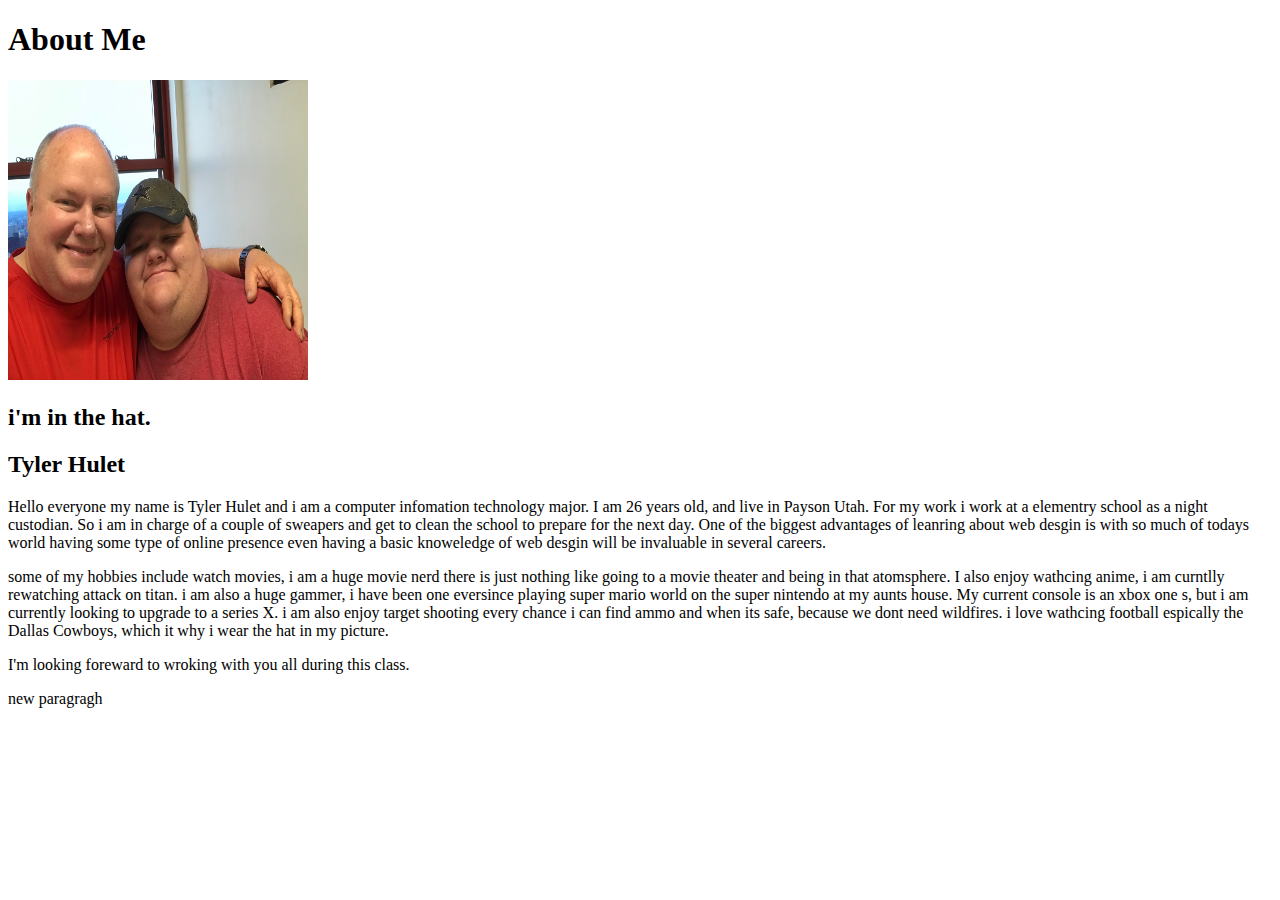
<file: aboutme/index.html>
<!DOCTYPE html>
<html lang="en">

<head>
    <meta charset="UTF-8">
    <meta http-equiv="X-UA-Compatible" content="IE=edge">
    <meta name="viewport" content="width=device-width, initial-scale=1.0">
    <title>All About Me</title>
</head>

<body>
    <h1>About Me</h1>
    <img alt="image of me" src="images/me.JPG" width="300" height="300" />
    <h2>i'm in the hat.</h2>
    <h2>Tyler Hulet</h2>
    <p> Hello everyone my name is Tyler Hulet and i am a computer infomation technology major. I am 26 years old, and
        live in Payson Utah. For my
        work i work at a elementry school as a night custodian.
        So i am in charge of a couple of sweapers and get to clean the school to prepare for the next day. One of the
        biggest advantages of leanring about web desgin is with so much
        of todays world having some type of online presence even having a basic knoweledge of web desgin will be
        invaluable in several careers.</p>
    <p> some of my hobbies include watch movies, i am a huge movie nerd there is just nothing like going to a movie
        theater and being in that atomsphere. I also enjoy wathcing anime, i am curntlly rewatching attack on titan. i
        am also a huge gammer, i have been one eversince playing super mario world on the super nintendo at my aunts
        house. My current console is an xbox one s, but i am currently looking to upgrade to a series X. i am also enjoy
        target shooting every chance i can find ammo and when its safe, because we dont need wildfires. i love wathcing
        football espically the Dallas Cowboys, which it why i wear the hat in my picture.</p>
    <p>I'm looking foreward to wroking with you all during this class.</p>
    <P>new paragragh</P>
</body>


</html>
</file>
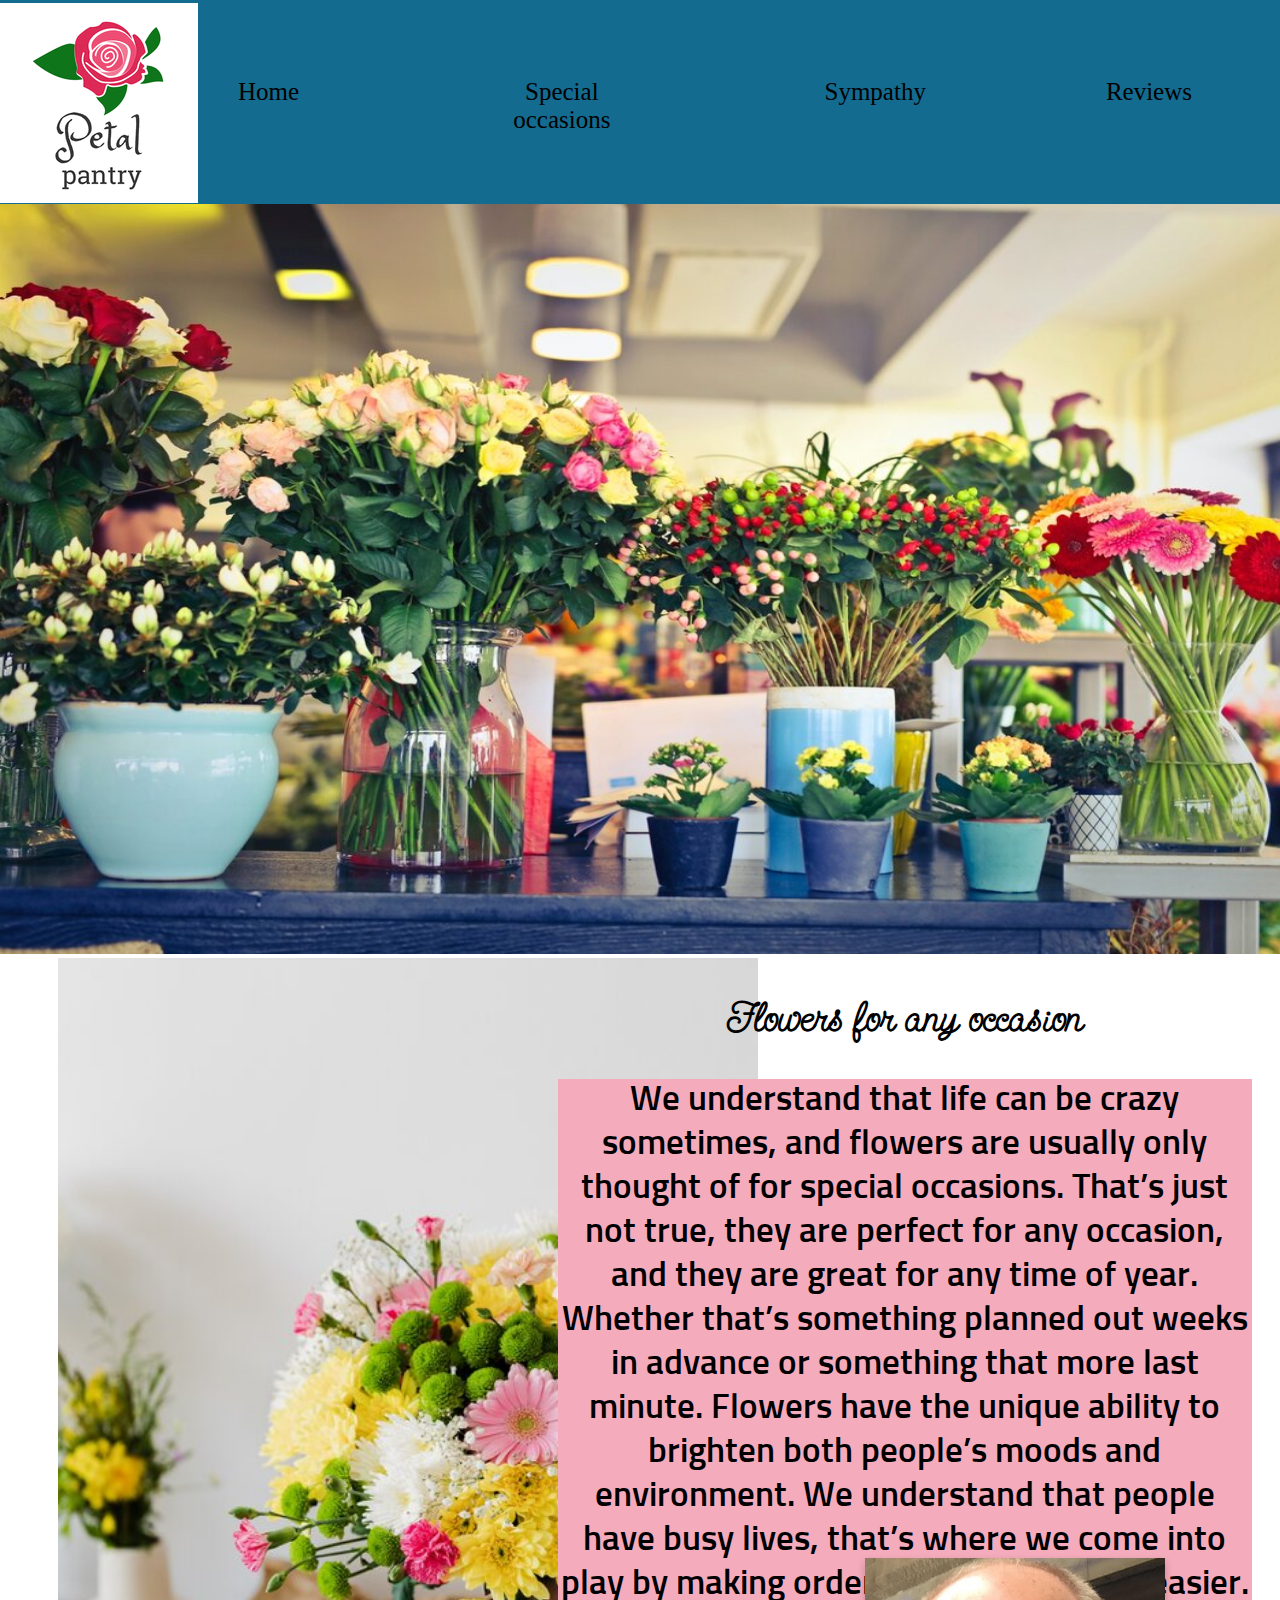
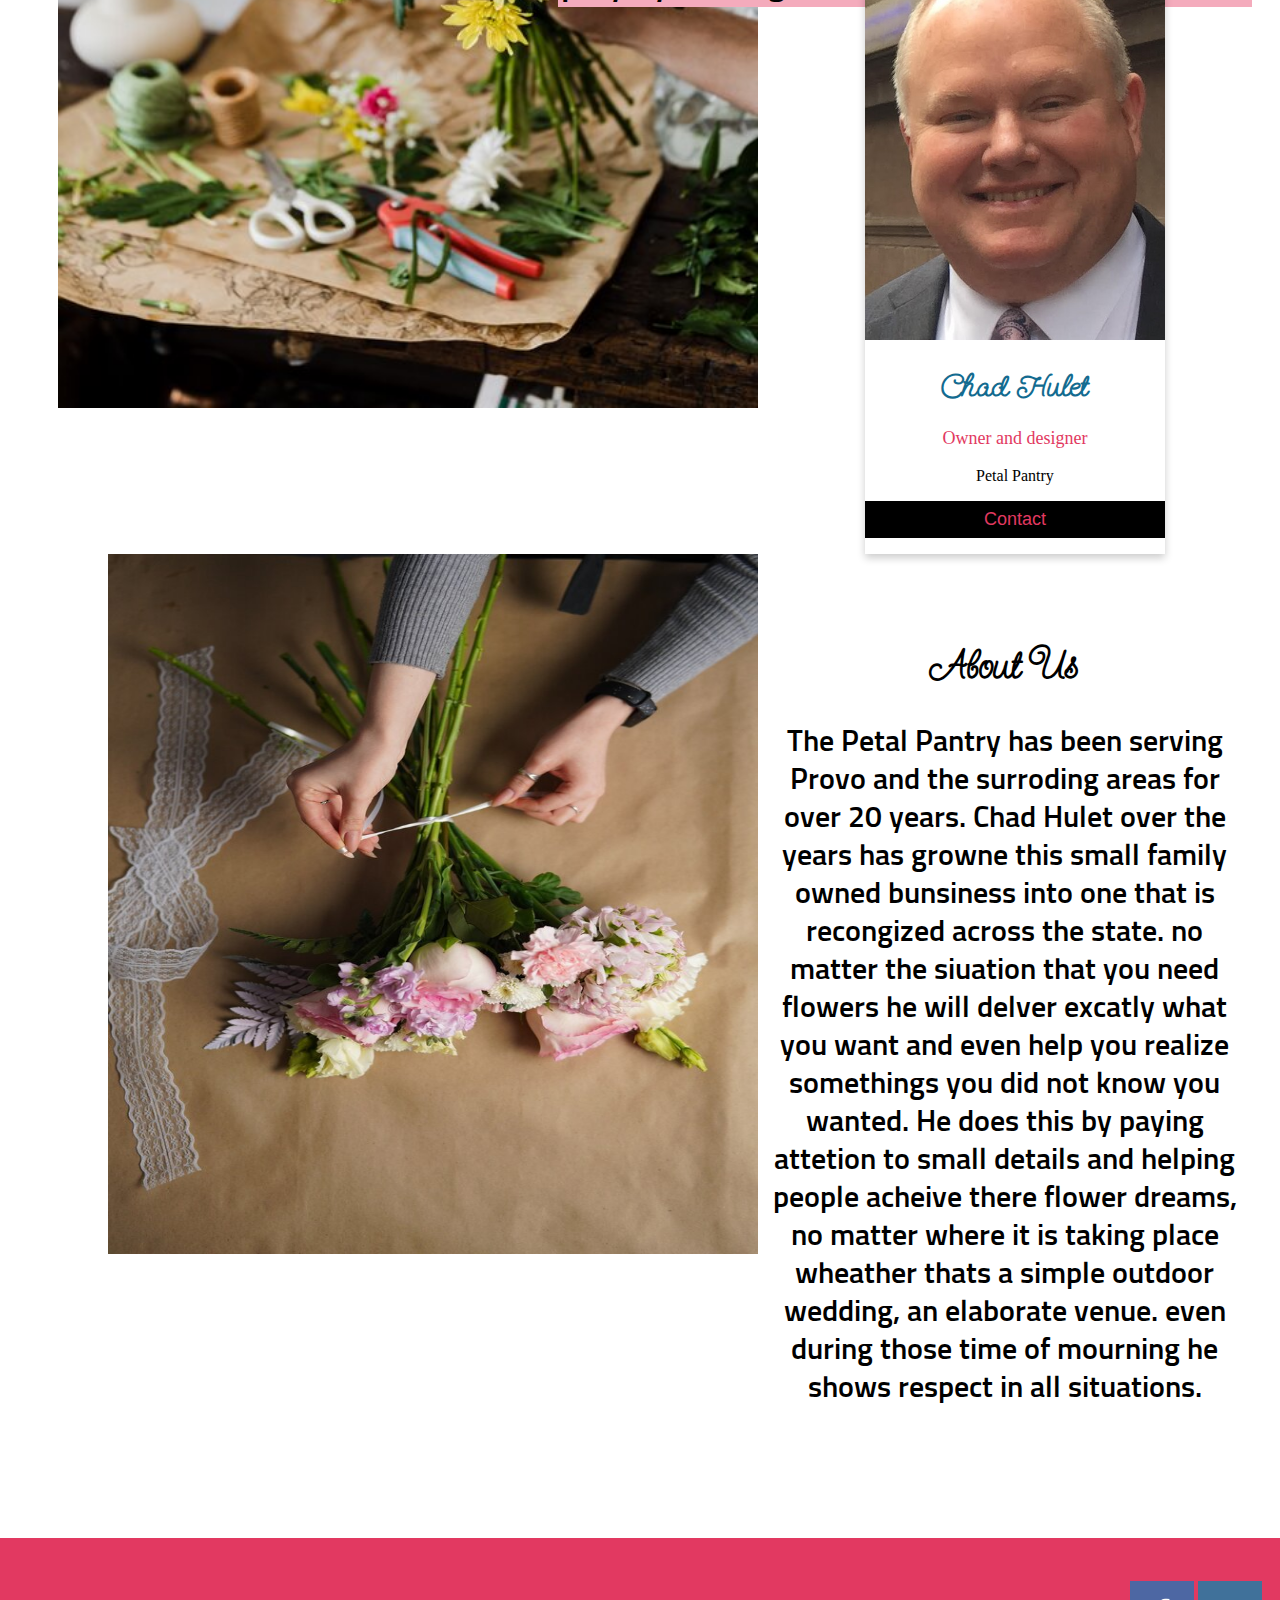
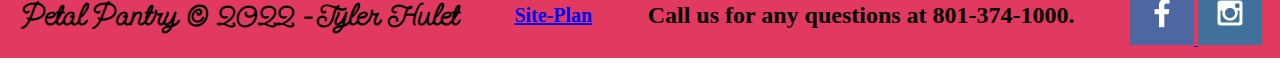
<file: personalsite/index.html>
<!DOCTYPE html>
<html lang="en">

<head>
    <meta charset="UTF-8">
    <meta http-equiv="X-UA-Compatible" content="IE=edge">
    <meta name="viewport" content="width=device-width, initial-scale=1.0">
    <title>Personal site home page</title>
    <link rel="stylesheet" href="styles/styles.css">
</head>

<body>
    <div id="content">
        <header>
            <a id="logo-link" href="index.html">
                <img class="logo" src="images/logo.png" alt="Petal Pantry Logo">
            </a>
            <nav>
                <a href="index.html">Home</a>
                <a href="special-occasions.html">Special occasions</a>
                <a href="sympathy.html">Sympathy</a>
                <a href="review.html">Reviews</a>
            </nav>
        </header>
        <div id="banner">
            <img id="banner-img" src="images/flowereshop.jpg" alt="flowershop counter">
        </div>
        <main class="home-grid">
            <section class="workbench">
                <img class="workbench-pic" src="images/workbench.jpg" alt="flower workbench">
                <h6>pic</h6>
            </section>
            <section class="mission">
                <h2>Flowers for any occasion</h2>
                <p>
                    We understand that life can be crazy sometimes, and flowers are usually only thought of for special
                    occasions. That’s just not true, they are perfect for any occasion, and they are great for any time
                    of
                    year. Whether that’s something planned out weeks in advance or something that more last minute.
                    Flowers
                    have the unique ability to brighten both people’s moods and environment. We understand that people
                    have
                    busy lives, that’s where we come into play by making ordering flowers online easier.
            </section>
            <section class="bouquet">
                <img class="bouquet-pic" src="images/prepare.jpg" alt="flower being prepared">
                <h6>pic</h6>
            </section>
            <section class="aboutus">
                <h2>About Us</h2>
                <p>
                    The Petal Pantry has been serving Provo and the surroding areas for over 20 years. Chad Hulet over
                    the
                    years has growne this small family owned bunsiness into one that is recongized across the state. no
                    matter the siuation that you need flowers he will delver excatly what you want and even help you
                    realize somethings you did not know you wanted.
                    He does this by paying attetion to small details and helping people acheive there flower dreams, no
                    matter where it is taking place wheather thats a simple outdoor wedding, an elaborate venue. even
                    during those time of mourning he shows respect in all situations.
                </p>
            </section>
            <div class="card">
                <img src="images/profile.jpg" alt="John" style="width:100%">
                <h1>Chad Hulet</h1>
                <p class="title">Owner and designer</p>
                <p>Petal Pantry</p>
                <a href="#"><i class="fa fa-twitter"></i></a>
                <a href="#"><i class="fa fa-linkedin"></i></a>
                <a href="#"><i class="fa fa-facebook"></i></a>
                <p><button>Contact</button></p>
            </div>
        </main>
        <footer>
            <h1> Petal Pantry &copy; 2022 - Tyler Hulet </h1>
            <h3> <a href="site-plan.html">Site-Plan</a> </h3>
            <h2> Call us for any questions at 801-374-1000. </h2>
            <div id="social">
                <a href="https://facebook.com" target="blank">
                    <img src="images/facebook.png" alt="facebook icon">
                </a>
                <a href="https://instagram.com" target="blank">
                    <img src="images/instagram.png" alt="intagram icon">
                </a>
            </div>
        </footer>
    </div>
</body>

</html>
</file>
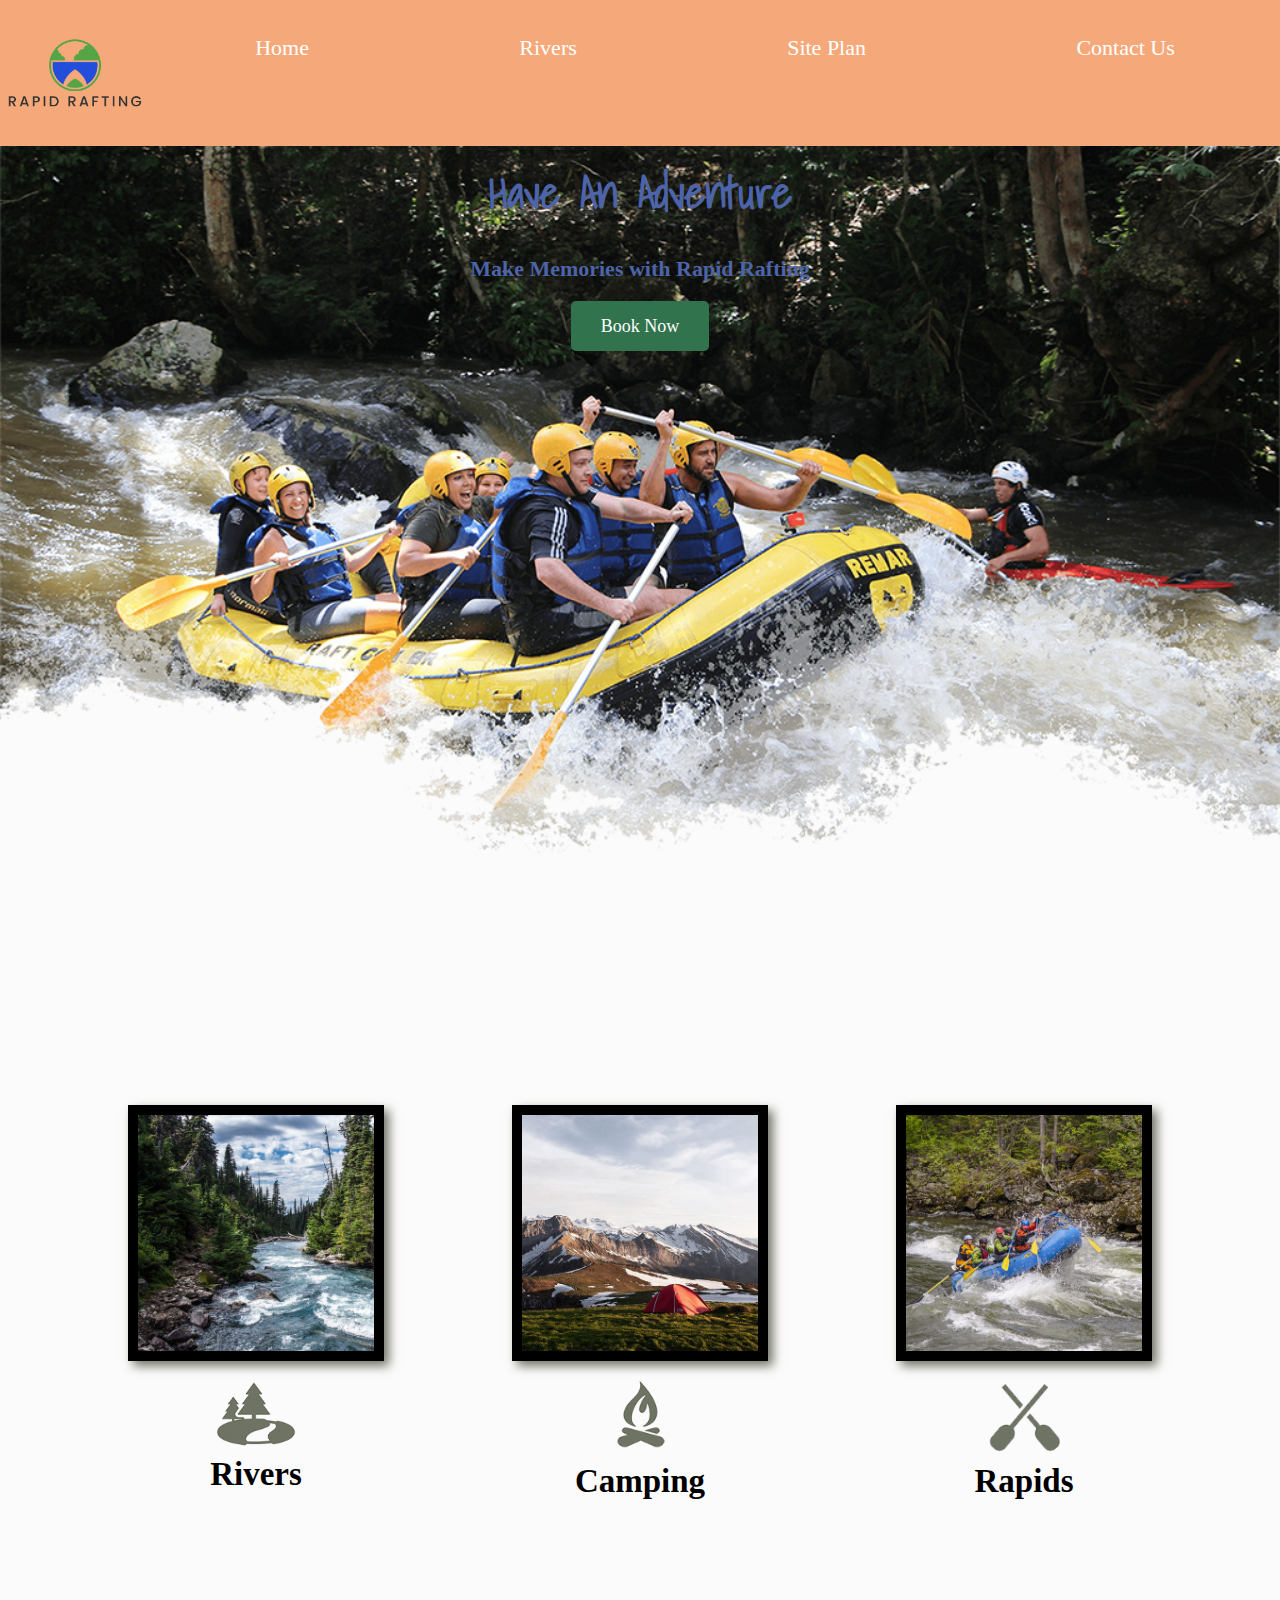
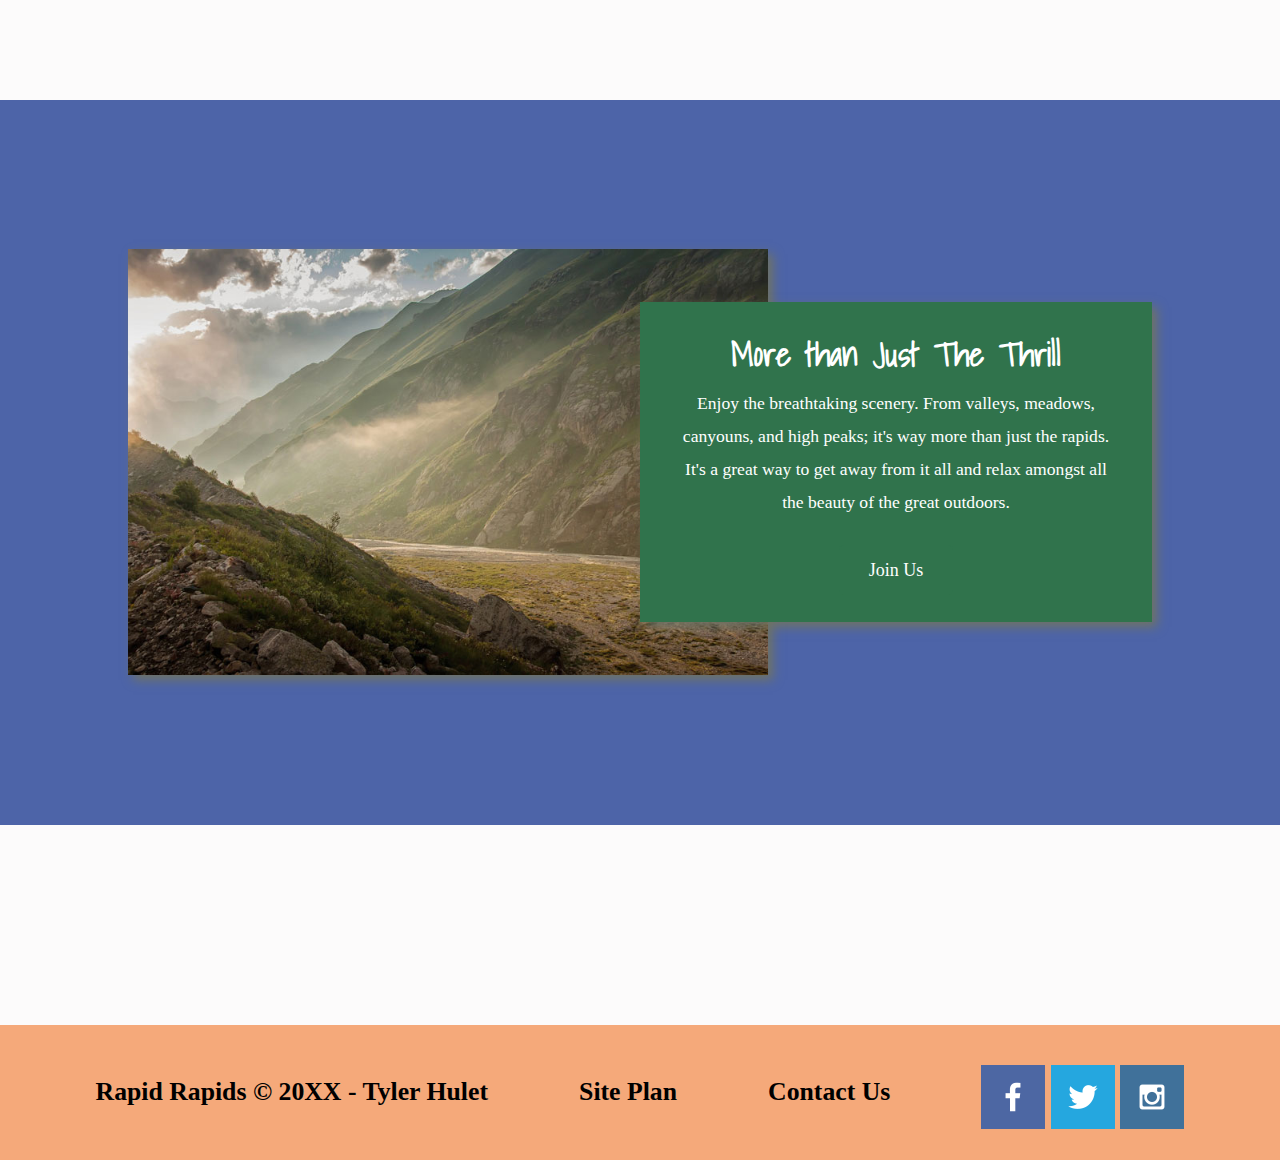
<file: wwr/index.html>
<!DOCTYPE html>
<html lang="en">

<head>
    <meta charset="UTF-8">
    <meta http-equiv="X-UA-Compatible" content="IE=edge">
    <meta name="viewport" content="width=device-width, initial-scale=1.0">
    <title>Whitewater Rafting Vacations | Rapid Rafting | Home</title>
    <link rel="stylesheet" href="styles/styles.css">
</head>

<body>
    <div id="content">
        <header>
            <a id="logo_link" href="index.html">
                <img class="logo" src="images/RR-Logo.png" width="135" alt="Rapid Rafting Logo">
            </a>
            <nav>
                <a href="index.html">Home</a>
                <a href="rivers.html">Rivers</a>
                <a href="site-plan-rafting.html">Site Plan</a>
                <a href="contactus.html">Contact Us</a>
            </nav>
        </header>
        <div id="hero">
            <div id="hero-box">
                <img id="hero-img" src="images/hero.png" alt="People enjoying white water rafting">
            </div>
            <section id="hero-msg">
                <h1 class="home-title">Have An Adventure</h1>
                <h4>Make Memories with Rapid Rafting </h4>
                <div class='button-box'>
                    <a class='book' href="rates.html">Book Now</a>
                </div>
            </section>
        </div>
        <main class="home-grid">
            <section class="rivers-card">
                <img class="card-img" src="images/rivers.jpg" alt="rivers in forest">
                <img class="icon" src="images/river_icon.png" alt="river icon">
                <h2>Rivers</h2>
            </section>
            <section class="camping-card">
                <img class="card-img" src="images/camping.jpg" alt="tent in mountains">
                <img class="icon" src="images/fire_icon.png" alt="fire icon">
                <h2>Camping</h2>
            </section>
            <section class="rapids-card">
                <img class="card-img" src="images/rapids.jpg" alt="rafting boat">
                <img class="icon" src="images/oars.png" alt="oars icon">
                <h2>Rapids</h2>
            </section>
            <div id="background"></div>
            <img class="moutains" src="images/mountains.jpg" alt="Misty moutains">
            <section class="msg">
                <h2>More than Just The Thrill</h2>
                <p>Enjoy the breathtaking scenery. From valleys, meadows, canyouns, and high peaks; it's way more than
                    just
                    the rapids. It's a great way to get away from it all and relax amongst all the beauty of the great
                    outdoors.</p>
                <a class='join' href="rivers.html">Join Us</a>
            </section>
        </main>
        <footer>
            <h3>Rapid Rapids &copy; 20XX - Tyler Hulet</h3>
            <h3><a href="site-plan-rafting.html">Site Plan</a></h3>
            <h3><a href="contactus.html">Contact Us</a></h3>
            <div class="social">
                <a href="https://facebook.com" target="_blank">
                    <img src="images/facebook.png" alt="fb icon">
                </a>
                <a href="https://twitter.com" target="_blank">
                    <img src="images/twitter.png" alt="twitter icon">
                </a>
                <a href="https://instagram.com" target="_blank">
                    <img src="images/instagram.png" alt="instagram icon">
                </a>
            </div>
        </footer>
    </div>
</body>

</html>
</file>
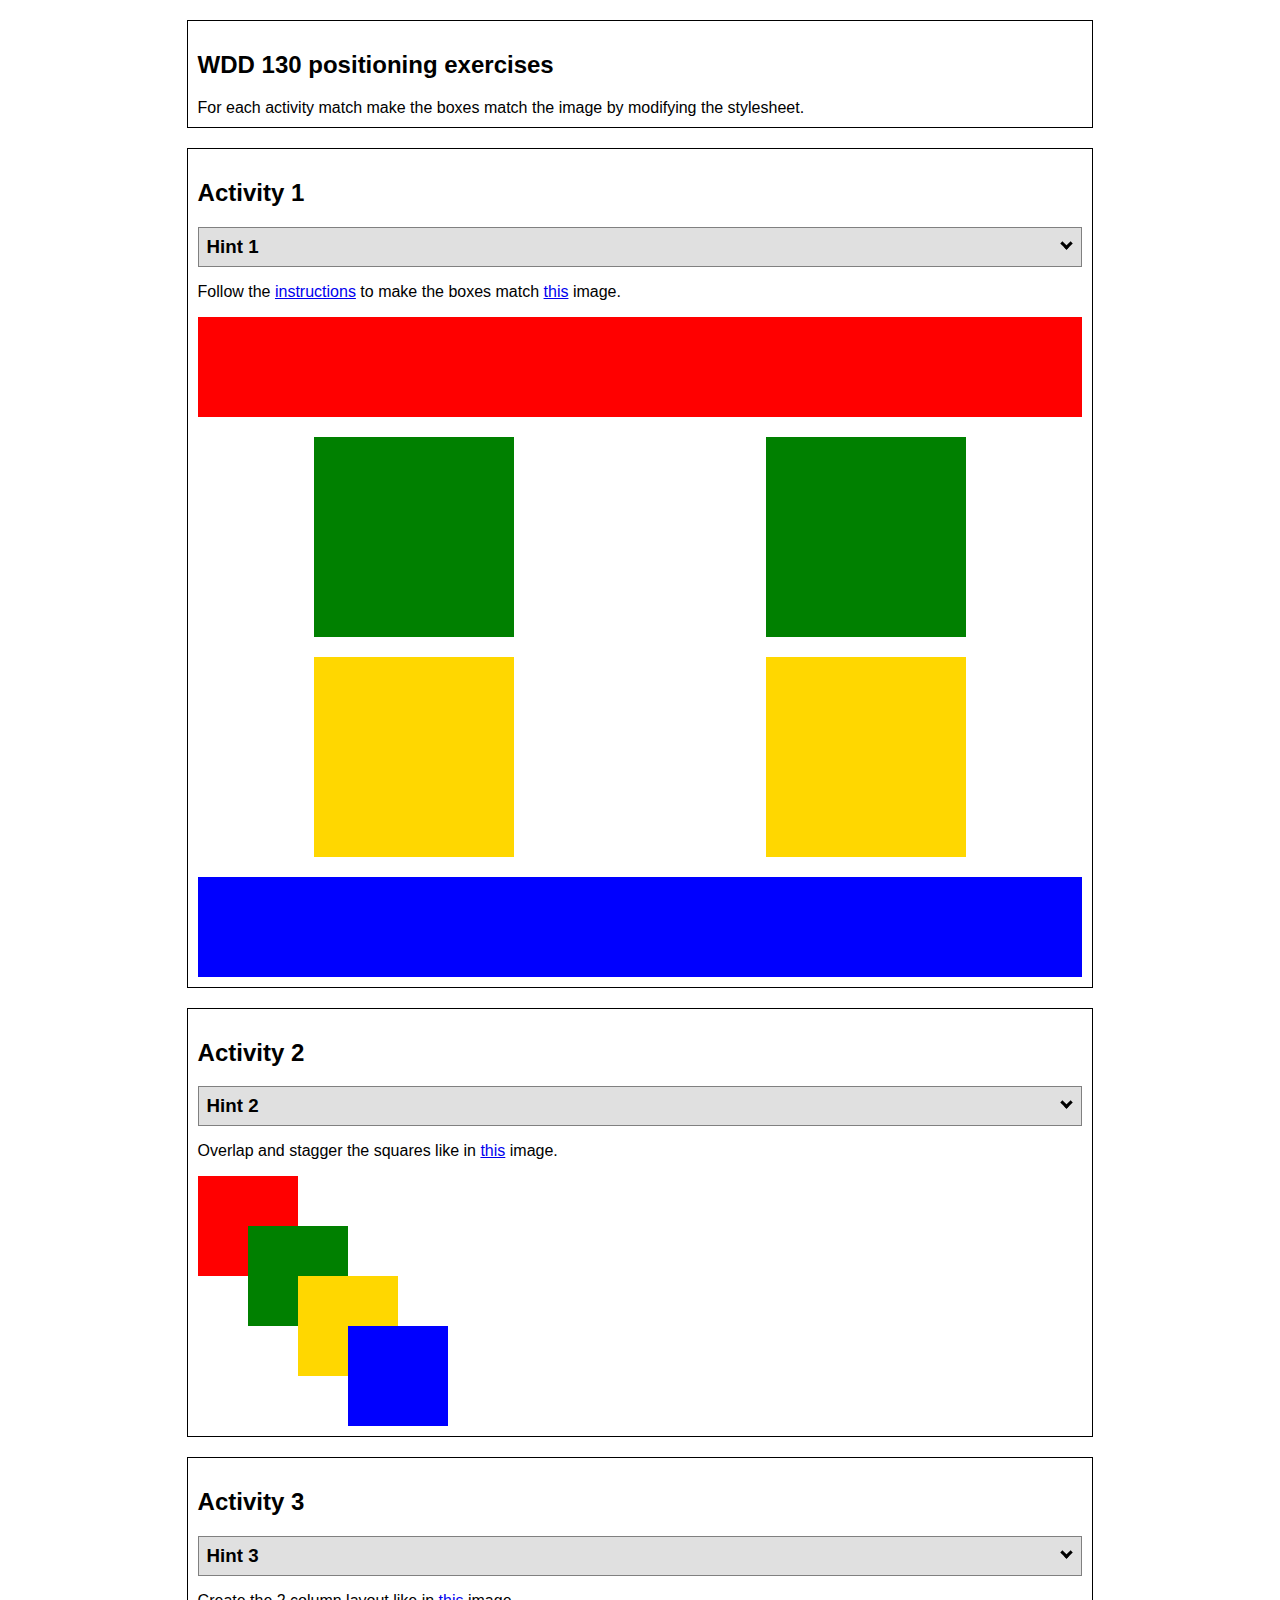
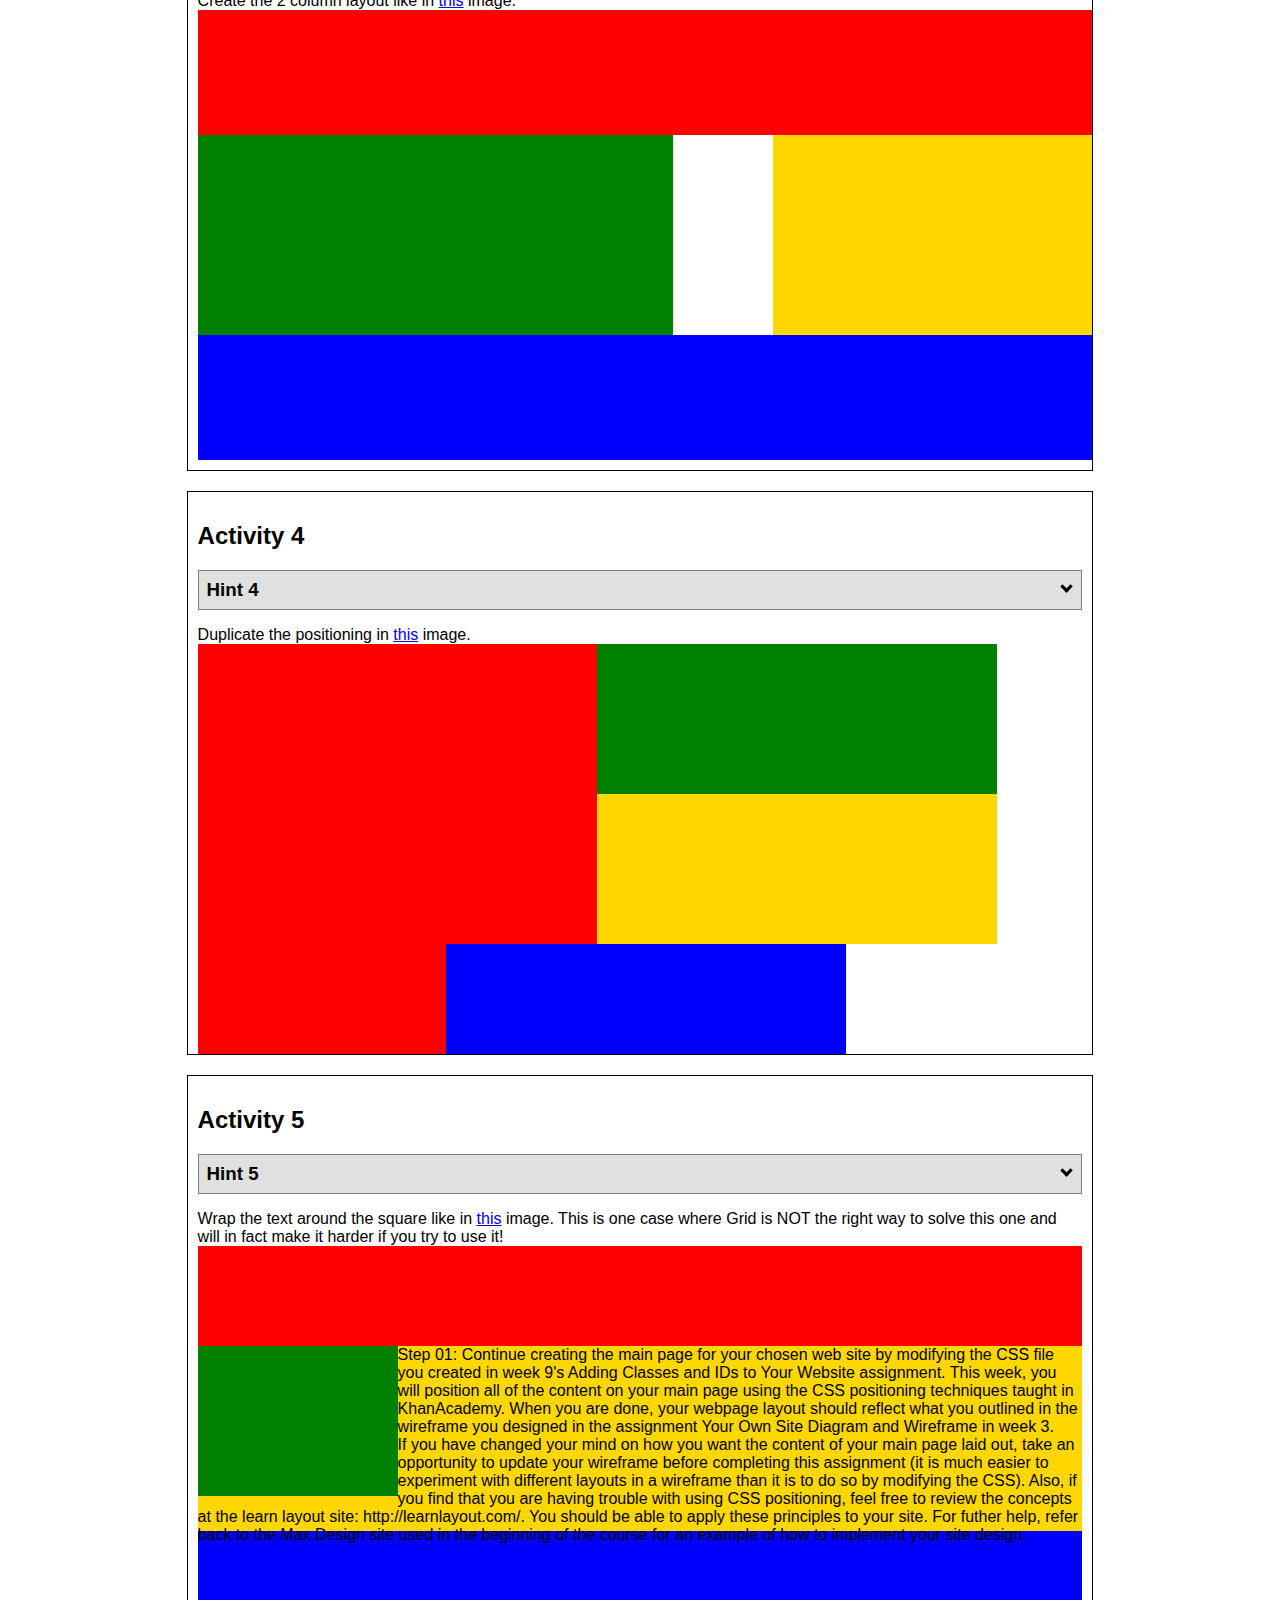
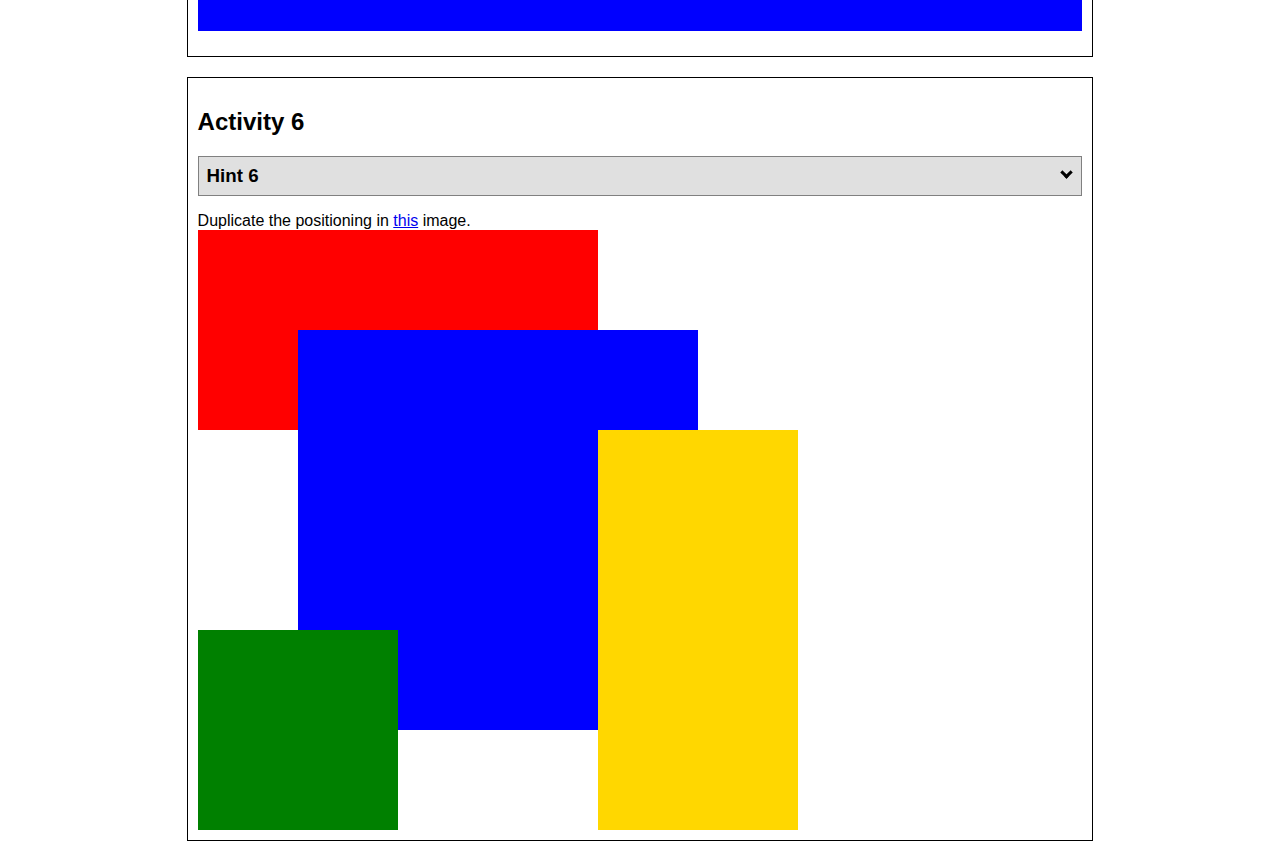
<file: positioning.html>
<!DOCTYPE html>
<html lang="en">
  <head>
    <!-- HTML - Name: positioning.html -->
    <title>Positioning Activity</title>
    <link rel="stylesheet" type="text/css" href="positionstyles.css" />
  </head>
  <body>
    <div class="activity">
      <h2>WDD 130 positioning exercises</h2>
      For each activity match make the boxes match the image by modifying the stylesheet.</div>
    <div class="activity">
      <h2>Activity 1</h2>
      <section class="hint"><input type="checkbox" ><i></i> <h3>Hint 1</h3><div><p>Check out the <a href="https://byui-wdd.github.io/wdd130/activities/w06-css-positioning.html" target="_blank">activity instructions</a> in Ilearn!</p></div></section>
      <p>Follow the <a href="https://byui-wdd.github.io/wdd130/activities/w06-css-positioning.html" target="_blank">instructions</a> to make the boxes match  <a href="https://byui-wdd.github.io/wdd130/images/example1.png" target="_blank">this</a> image.</p>
      <div class="content1" >
        <div class="red1" ></div>
        <div class="green1" ></div>
        <div class="green1" ></div>
        <div class="yellow1"></div>
        <div class="yellow1"></div>
        <div class="blue1"></div>
      </div>
    </div>
    <div class="activity">
      <h2>Activity 2</h2>
      <section class="hint"><input type="checkbox" > <h3>Hint 2</h3><i></i><div><p>Remember that the best way to shift elements around slightly on the page is with Margins.  You could also use Grid.  Either would work for this. If you choose margin, you can use a <em>negative</em> margin. (ie margin-top: -20px;)</p><h4>Properties used:</h4><ul><li>margin-top, margin-left</li><li>...or...</li><li>grid-template-columns: 50px 50px 50px 50px 50px </li></ul></div></section>
      <p>Overlap and stagger the squares like in <a href="https://byui-wdd.github.io/wdd130/images/example2.png" target="_blank">this</a> image.</p>
      <div class="content2" >
        <div class="red2" ></div>
        <div class="green2" ></div>
        <div class="yellow2"></div>
        <div class="blue2"></div>
      </div>
    </div>
    <div class="activity">
      <h2>Activity 3</h2>
      <section class="hint"><input type="checkbox" > <h3>Hint 3</h3><i></i><div><p>This one is going to be best solved with CSS Grid. Remember to make the boxes the right width first...then start moving them around. </p><h4>Properties used:</h4><ul><li>display:grid;</li><li>grid-template-columns:</li><li>grid-column-gap:</li>
        <li>grid-column:</li>  </ul></div></section>
      Create the 2 column layout like in <a href="https://byui-wdd.github.io/wdd130/images/example3.png" target="_blank">this</a>  image.
      <div class="content3" >
        <div class="red3" ></div>
        <div class="green3" ></div>
        <div class="yellow3"></div>
        <div class="blue3"></div>
      </div>
    </div>
    <div class="activity">
      <h2>Activity 4</h2>
      <section class="hint"><input type="checkbox" > <h3>Hint 4</h3><i></i><div><p>For the others we have been primarily concerned with width. For this one you will need to adjust height as well. </p><h4>Properties used:</h4><ul><li>display:grid;</li><li>grid-template-columns:</li><li>grid-row:</li></ul></div></section>
      Duplicate the positioning in <a href="https://byui-wdd.github.io/wdd130/images/example4.png" target="_blank">this</a> image. 
      <div class="content4" >
        <div class="red4" ></div>
        <div class="green4" ></div>
        <div class="yellow4"></div>
        <div class="blue4"></div>
      </div>
    </div>

    <div class="activity">
      <h2>Activity 5</h2>
      <section class="hint"><input type="checkbox" > <h3>Hint 5</h3><i></i><div><p>Grid is <strong>not</strong> the right way to do this.  In fact there is only one way to really do that...and that is with float. Remember that we float the thing we want the text to wrap around.  Also remember to start by making all the shapes the right size and shape.</p><h4>Properties used:</h4><ul><li>float: left;</li></ul></div></section>
      Wrap the text around the square like in <a href="https://byui-wdd.github.io/wdd130/images/example5.png" target="_blank">this</a> image. This is one case where Grid is NOT the right way to solve this one and will in fact make it harder if you try to use it!
      <div class="content5" >
        <div class="red5" ></div>
        <div class="green5" ></div>
        <div class="yellow5">Step 01: Continue creating the main page for your chosen web site by modifying the CSS file you created in week 9's Adding Classes and IDs to Your Website assignment. This week, you will position all of the content on your main page using the CSS positioning techniques taught in KhanAcademy. When you are done, your webpage layout should reflect what you outlined in the wireframe you designed in the assignment Your Own Site Diagram and Wireframe in week 3. <br />
          If you have changed your mind on how you want the content of your main page laid out, take an opportunity to update your wireframe before completing this assignment (it is much easier to experiment with different layouts in a wireframe than it is to do so by modifying the CSS). Also, if you find that you are having trouble with using CSS positioning, feel free to review the concepts at the learn layout site: http://learnlayout.com/. You should be able to apply these principles to your site. For futher help, refer back to the Max Design site used in the beginning of the course for an example of how to implement your site design.</div>
        <div class="blue5"></div>
      </div>
    </div>
    <div class="activity">
      <h2>Activity 6</h2>
      <section class="hint"><input type="checkbox" > <h3>Hint 6</h3><i></i><div><p>This one is all about visualizing the grid behind the layout. If you are having a hard time doing that first: all the sizes are even multiples of 100, and second here is another example with the lines drawn: <a href="https://byui-wdd.github.io/wdd130/images/example6-hint.png" target="_blank">example 6 with lines</a>. For this one you will find it easiest if you use px for the column width. You can also use <kbd>z-index</kbd> to control the element layering.    </p><h4>Properties used:</h4><ul><li>display:grid;</li><li>grid-template-columns:</li><li>grid-column:</li><li>grid-row:</li><li><a href="https://www.w3schools.com/cssref/pr_pos_z-index.asp" target="_blank">z-index:</a></li></ul></div></section>
      Duplicate the positioning in <a href="https://byui-wdd.github.io/wdd130/images/example6.png" target="_blank">this</a> image.
      <div class="content6" >
        <div class="red6" ></div>
        <div class="green6" ></div>
        <div class="yellow6"></div>
        <div class="blue6"></div>
      </div>
    </div>
  </body>
</html>
</file>
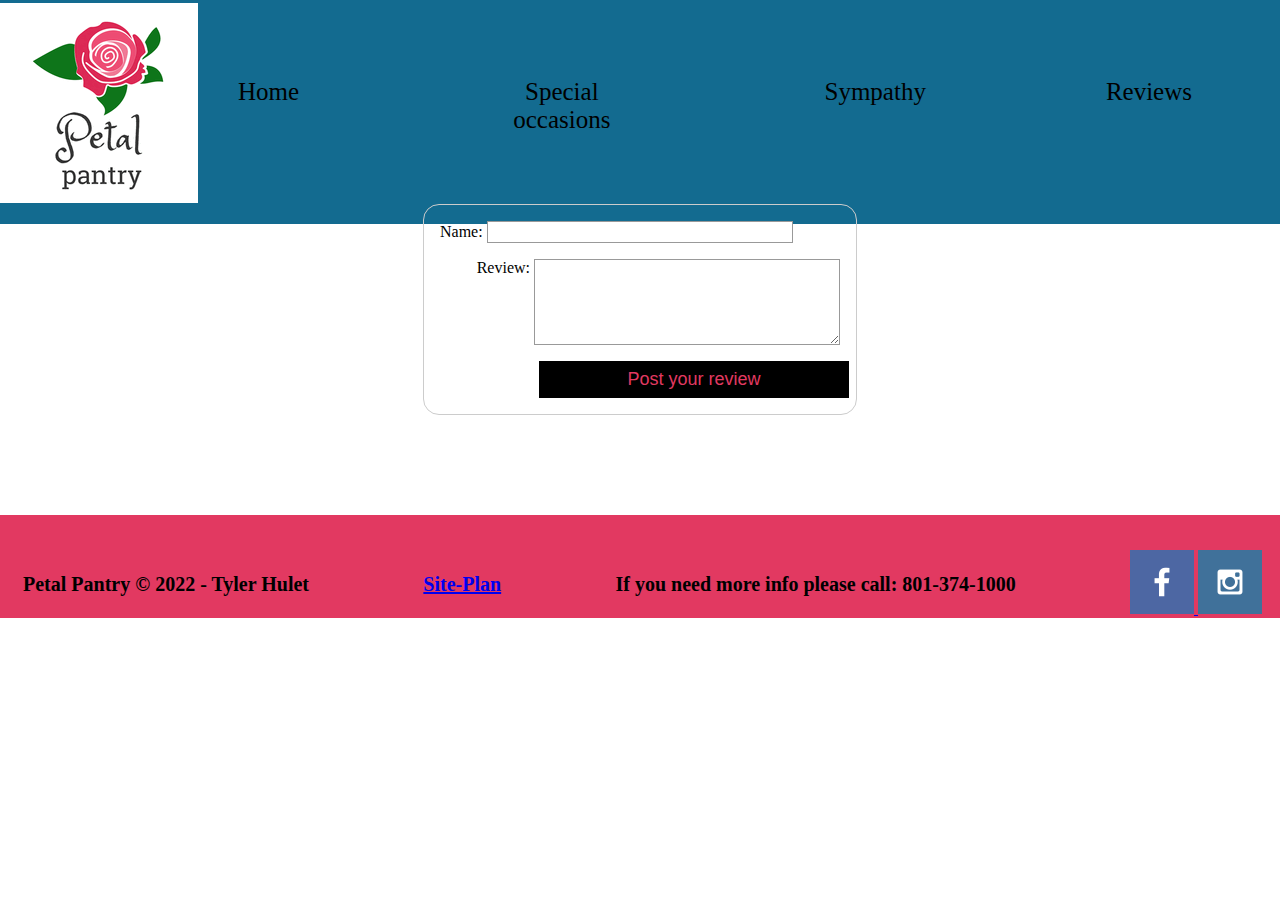
<file: personalsite/review.html>
<!DOCTYPE html>
<html lang="en">

<head>
    <meta charset="UTF-8">
    <meta http-equiv="X-UA-Compatible" content="IE=edge">
    <meta name="viewport" content="width=device-width, initial-scale=1.0">
    <title>Personal site home page</title>
    <link rel="stylesheet" href="styles/styles.css">

    <style>
        form {
            margin: 0 auto;
            width: 400px;
            padding: 1em;
            border: 1px solid #ccc;
            border-radius: 1em;
        }

        ul {
            list-style: none;
            padding: 0;
            margin: 0;
        }

        form li+li {
            margin-top: 1em;
        }

        label {
            display: inline-block;
            width: 90px;
            text-align: right;
        }

        input,
        textarea {
            font: 1em sans-serf;
            width: 300px;
            border: 1px solid #999
        }

        input:focus,
        textarea:focus {
            border-color: #000;
        }

        textarea {
            vertical-align: top;
            height: 5em;
        }

        .button {
            padding-left: 90px;
        }

        button {
            margin-left: .5em;
        }

        #feedback {
            background-color: antiquewhite;
            position: absolute;
            top: 0;
            left: 0;
            right: 0;
            padding: .5em;
            display: none;
        }

        .moveDown {
            margin-top: 3em;
        }
    </style>
</head>

<body>
    <header>
        <a id="logo-link" href="index.html">
            <img class="logo" src="images/logo.png" alt="Petal Pantry Logo">
        </a>
        <nav>
            <a href="index.html">Home</a>
            <a href="special-occasions.html">Special occasions</a>
            <a href="sympathy.html">Sympathy</a>
            <a href="review.html">Reviews</a>
        </nav>
    </header>

    <main>
        <div id="feedback"></div>
        <form action="/my-handling-form-page" method="post">
            <ul>
                <li>
                    <laber for="name">Name:</laber>
                    <input type="text" id="name" name="user_name">
                </li>
                <li>
                    <label for="msg">Review:</label>
                    <textarea id="msg" name="user_messgage"></textarea>
                </li>
                <li class="button">
                    <button type="submit">Post your review</button>
                </li>
            </ul>
        </form>
        <script>
            const feedbackElement = document.getElementById('feedback');
            const formElement = document.forms[0];
            formElement.addEventListener('submit', function (e) {
                e.preventDefault();
                feedbackElement.innerHTML = formElement.user_name.value +
                    ', Thank you for your review. We hope we will see you again.';
                feedbackElement.style.display = "block";
                document.body.classList.toggle('moveDown');
            });
        </script>
    </main>
    <footer>
        <h3>Petal Pantry &copy; 2022 - Tyler Hulet</h3>
        <h3><a href="site-plan.html">Site-Plan</a></h3>
        <h3>If you need more info please call: 801-374-1000</h3>
        <div id="social">
            <a href="https://facebook.com" target="blank">
                <img src="images/facebook.png" alt="facebook icon">
            </a>
            <a href="https://instagram.com" target="blank">
                <img src="images/instagram.png" alt="intagram icon">
            </a>
        </div>
    </footer>
</body>

</html>
</file>
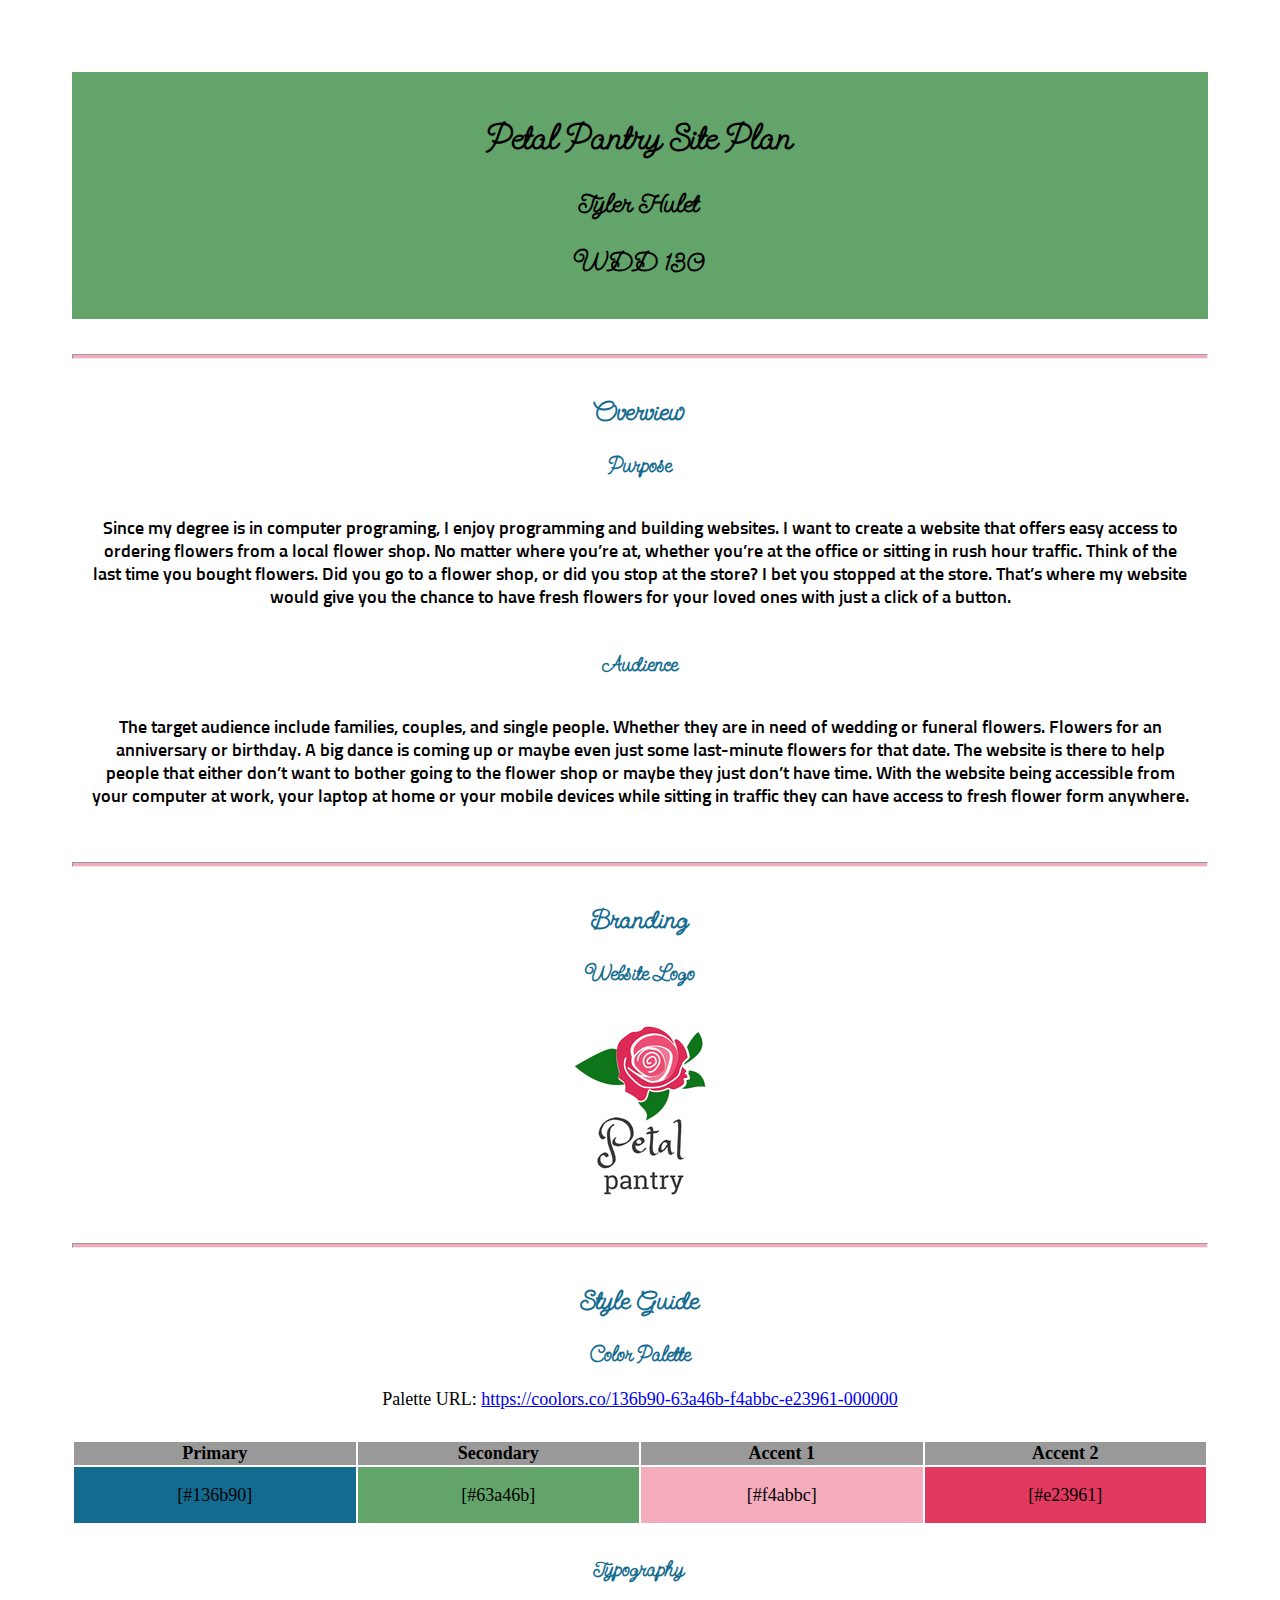
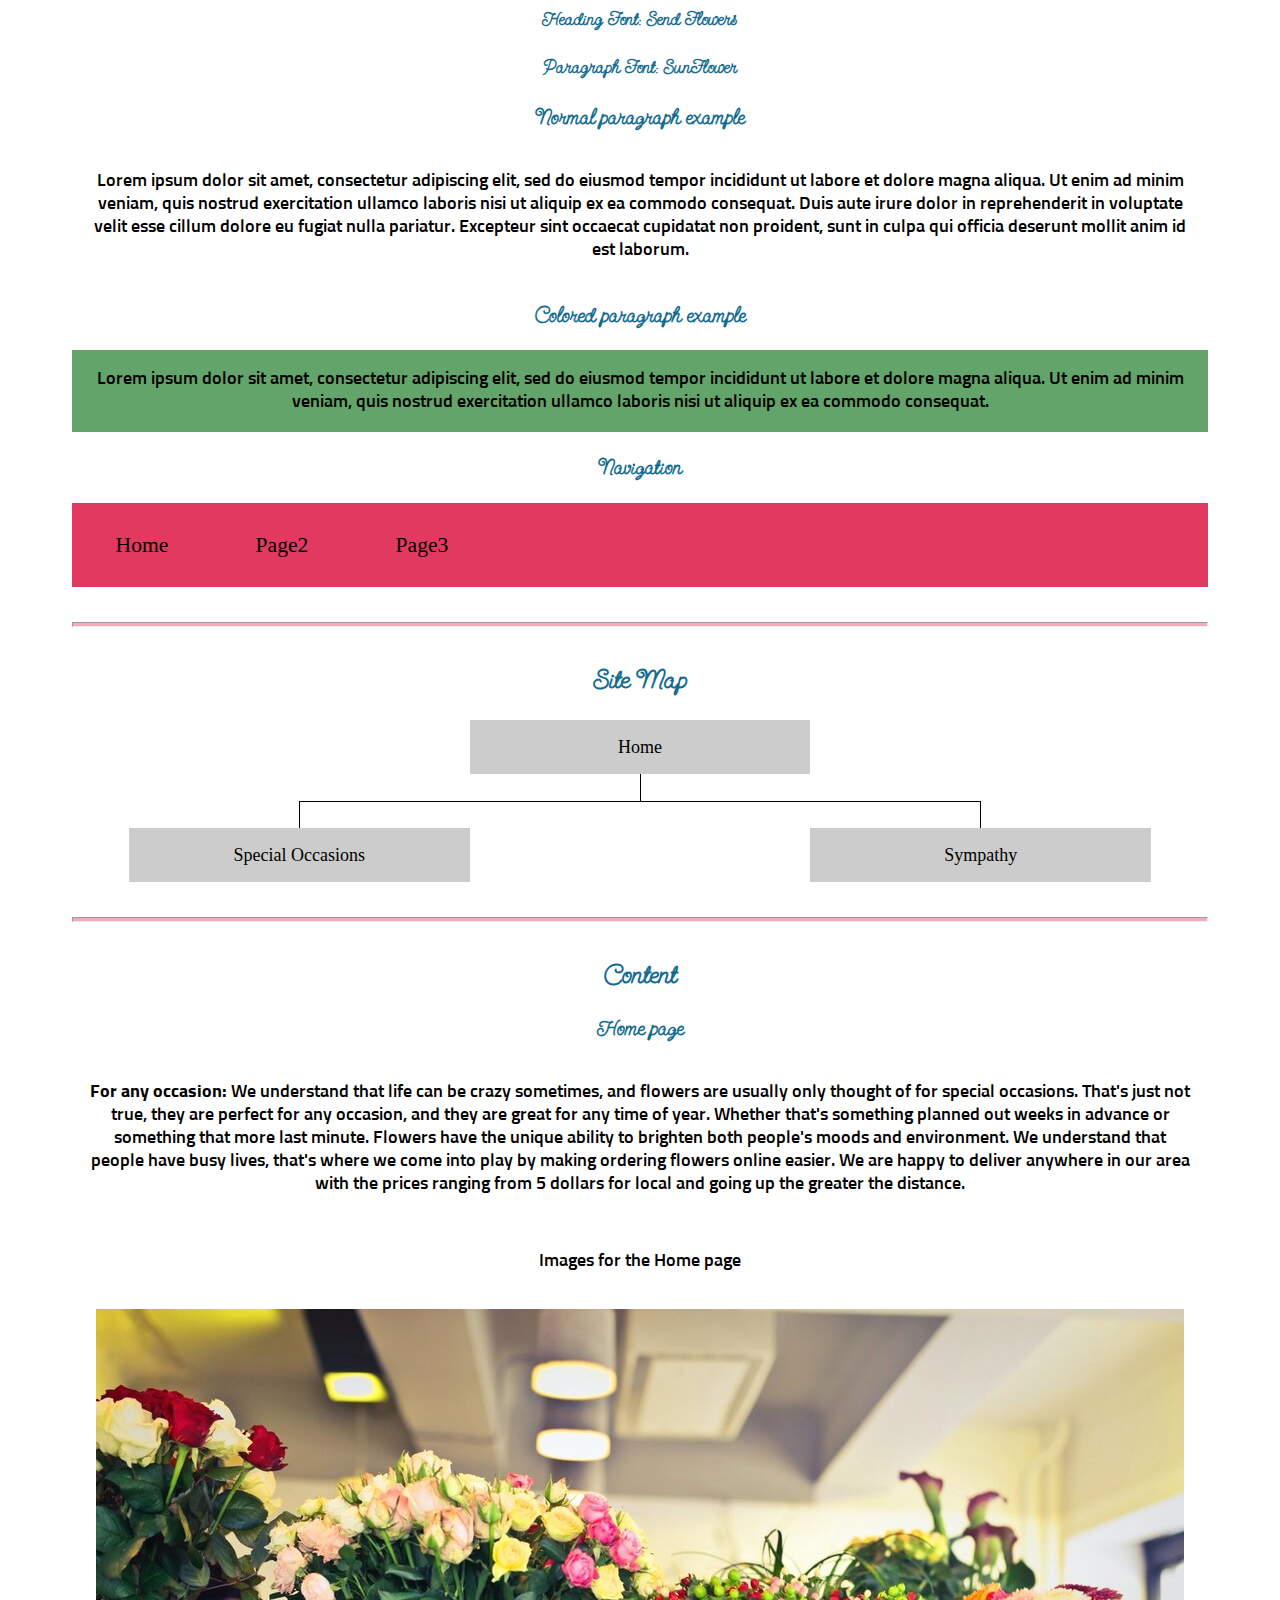
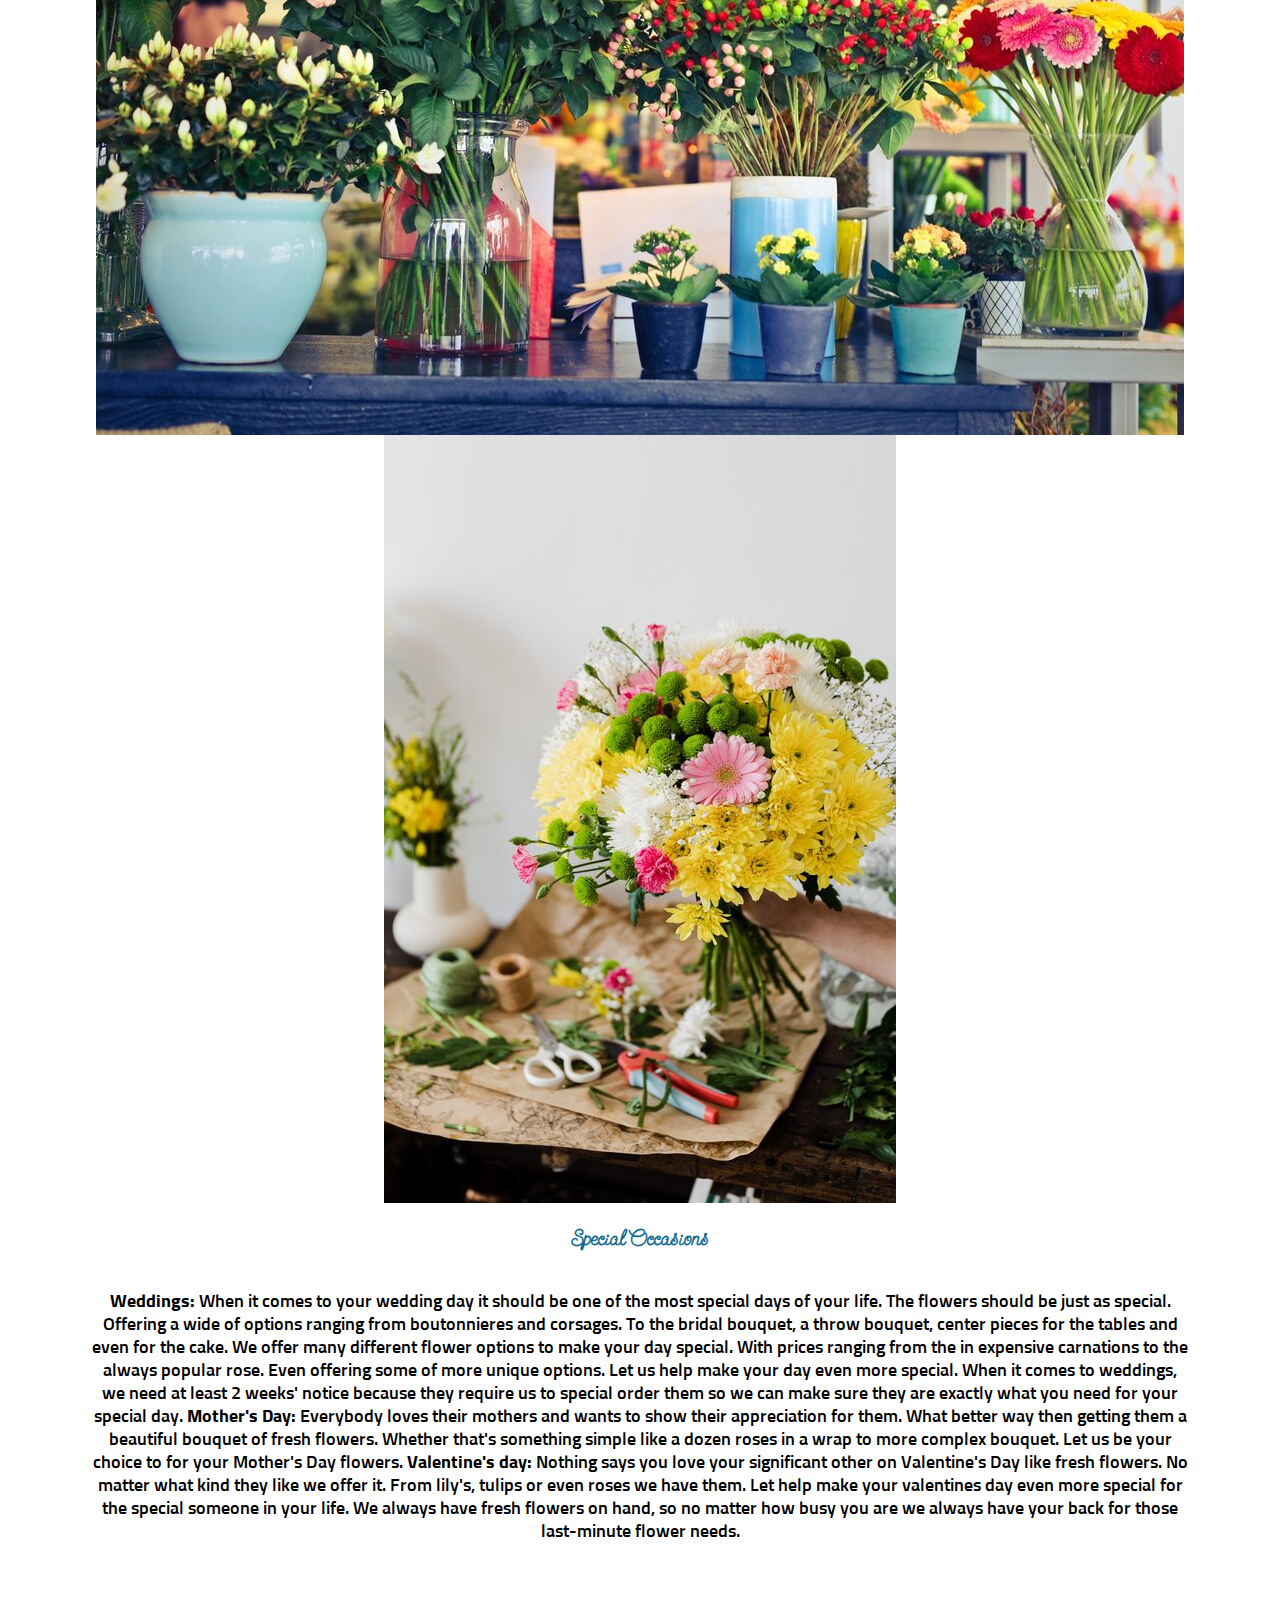
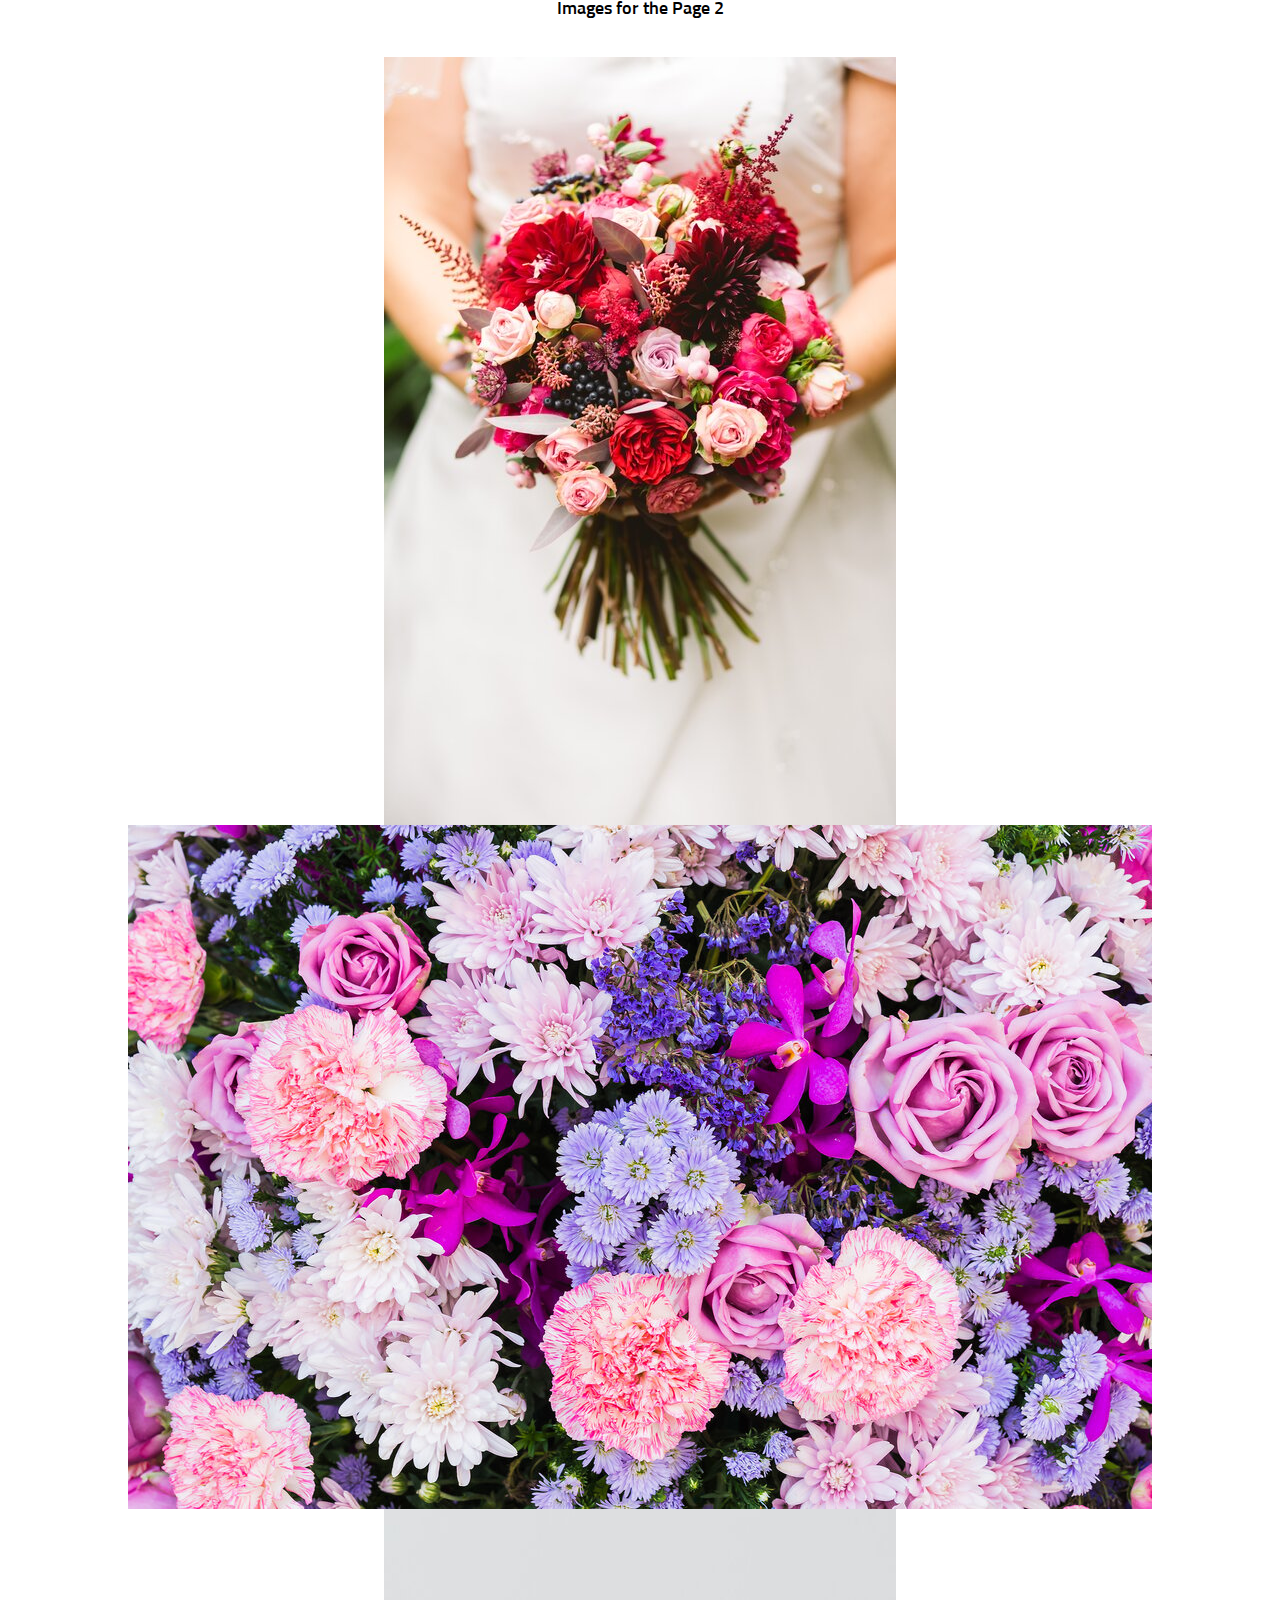
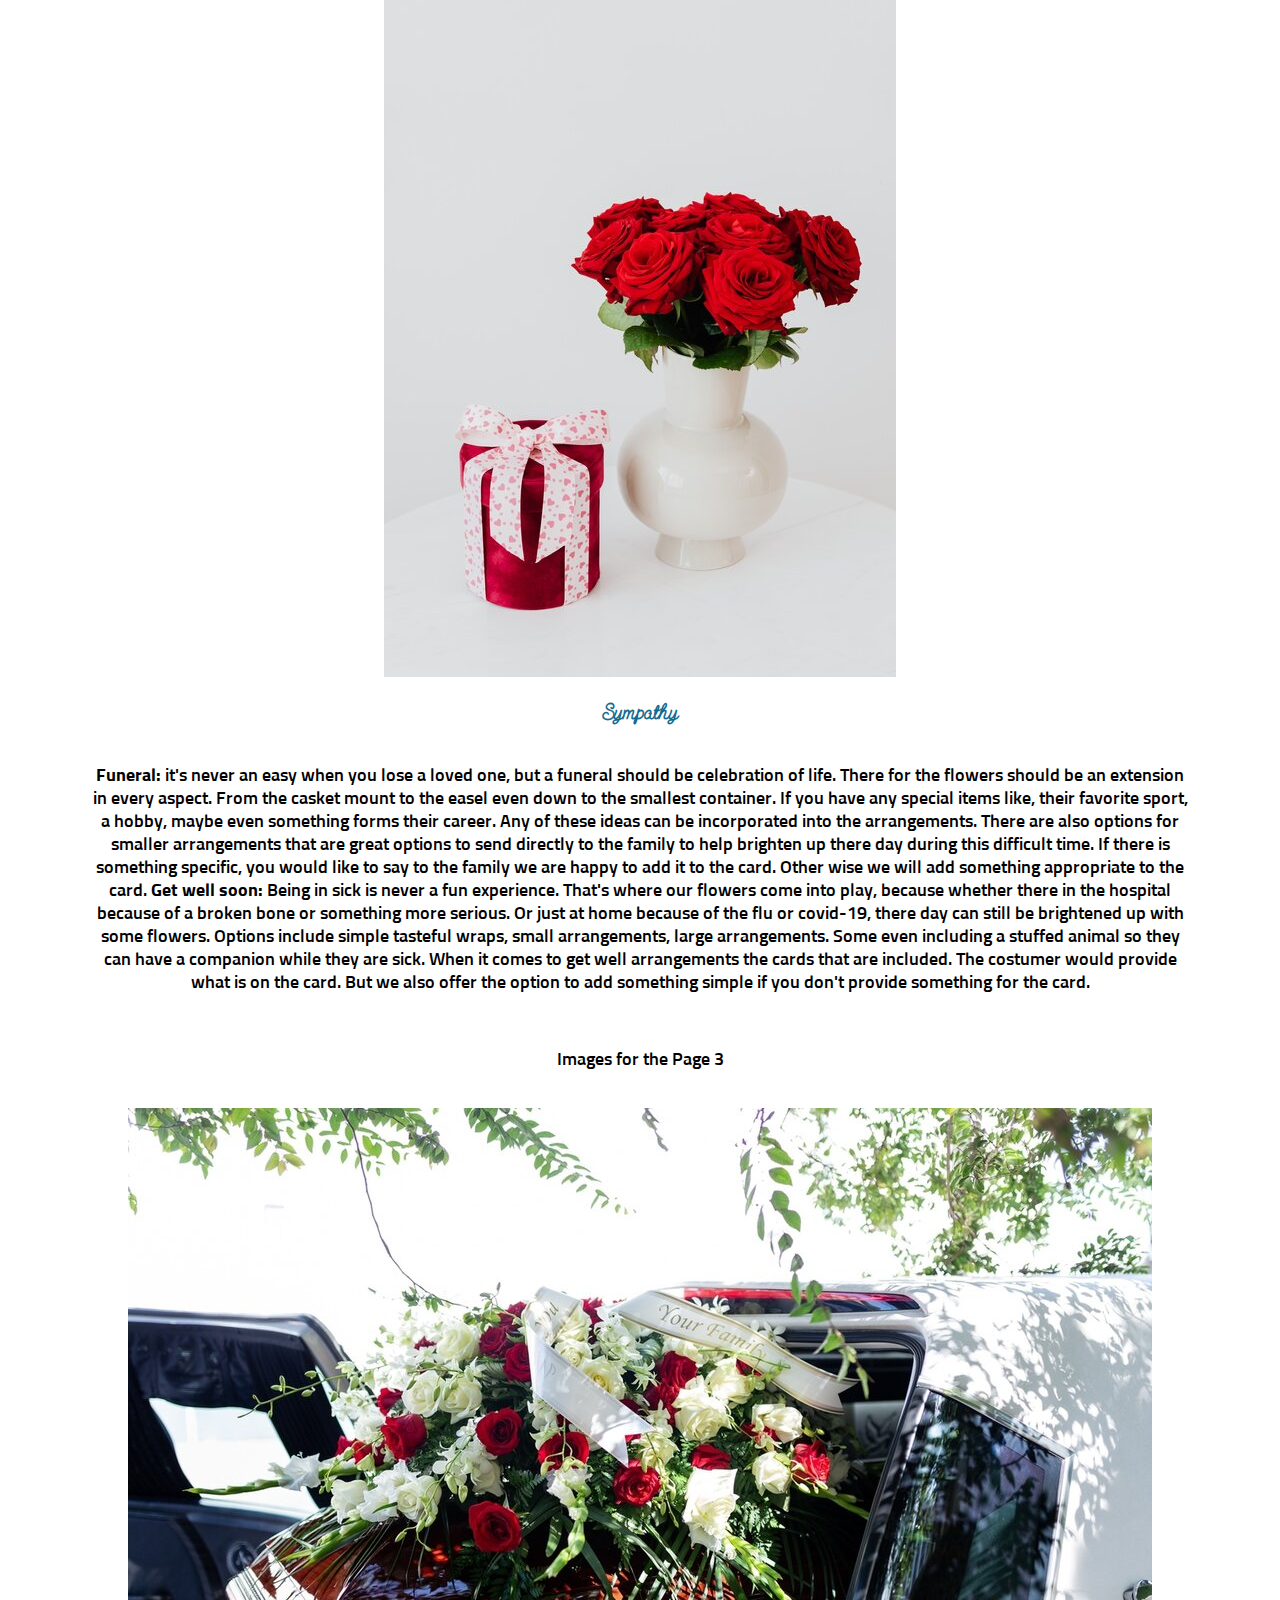
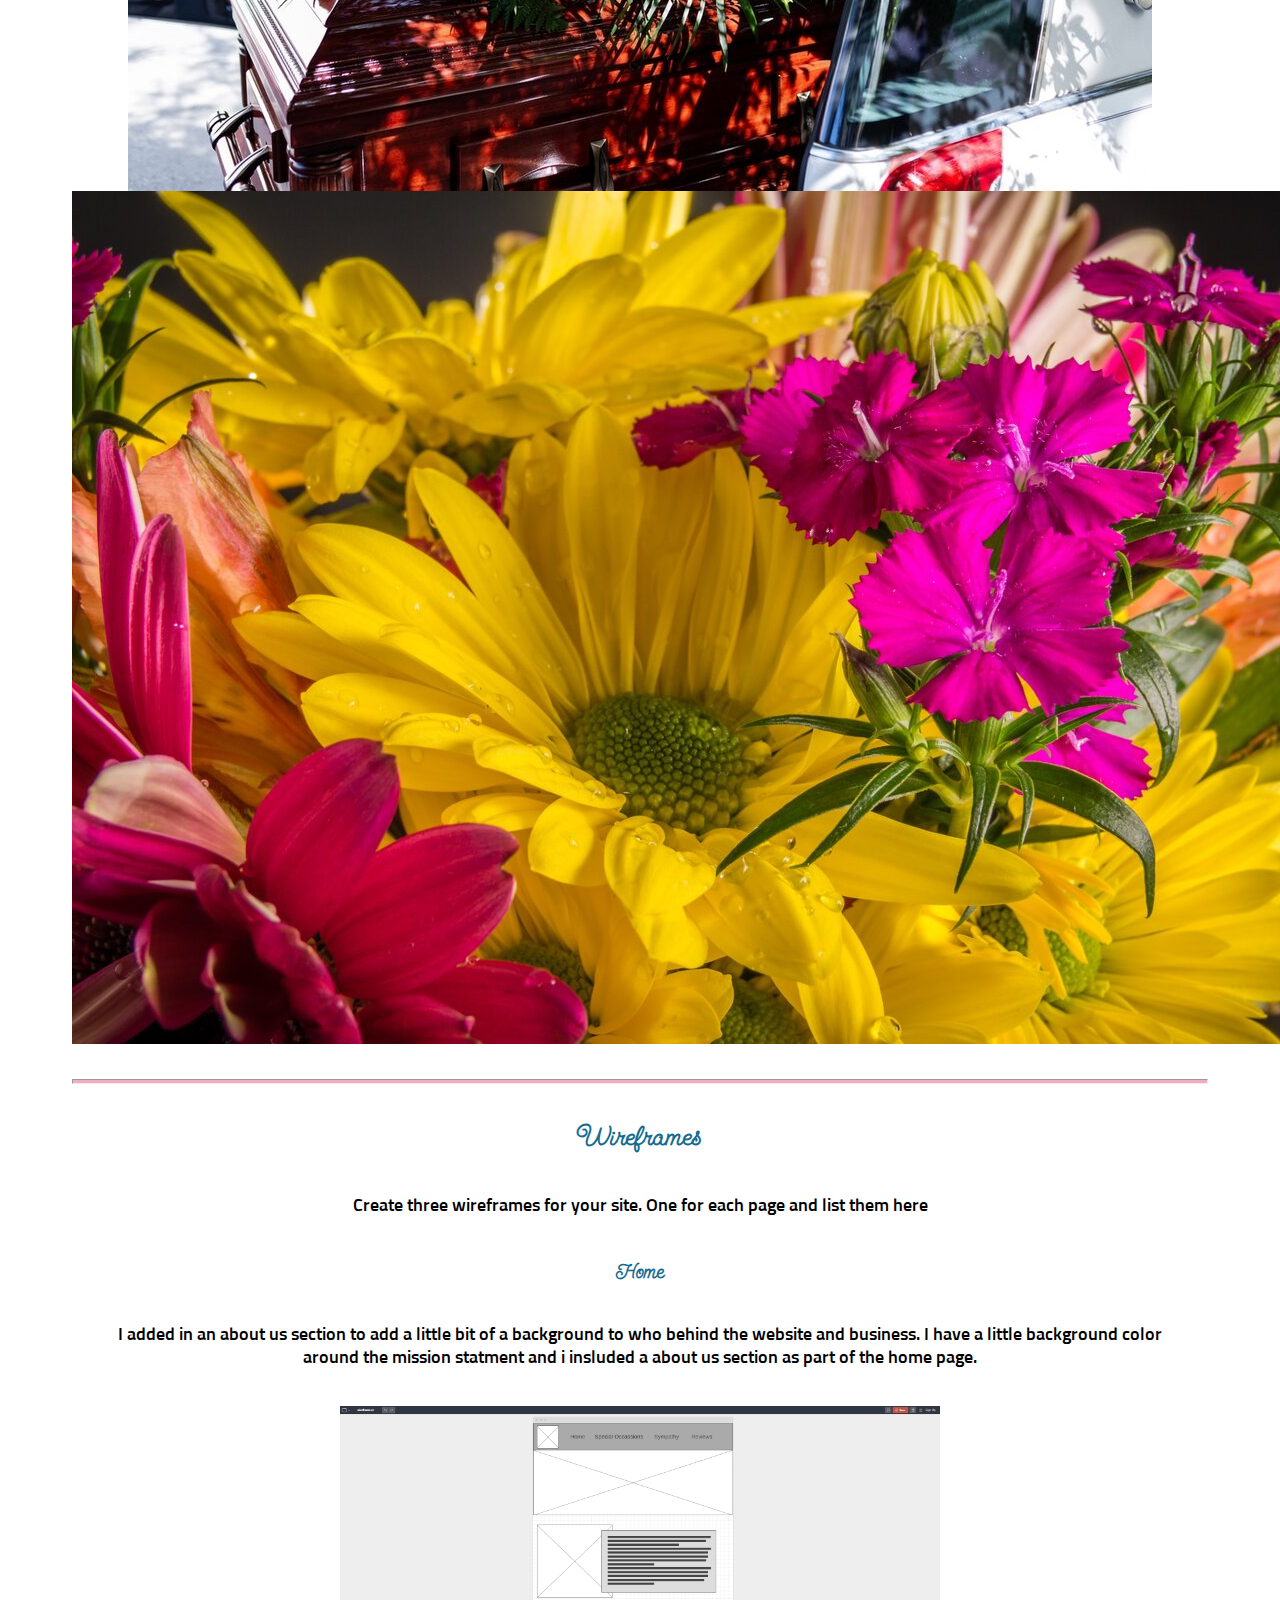
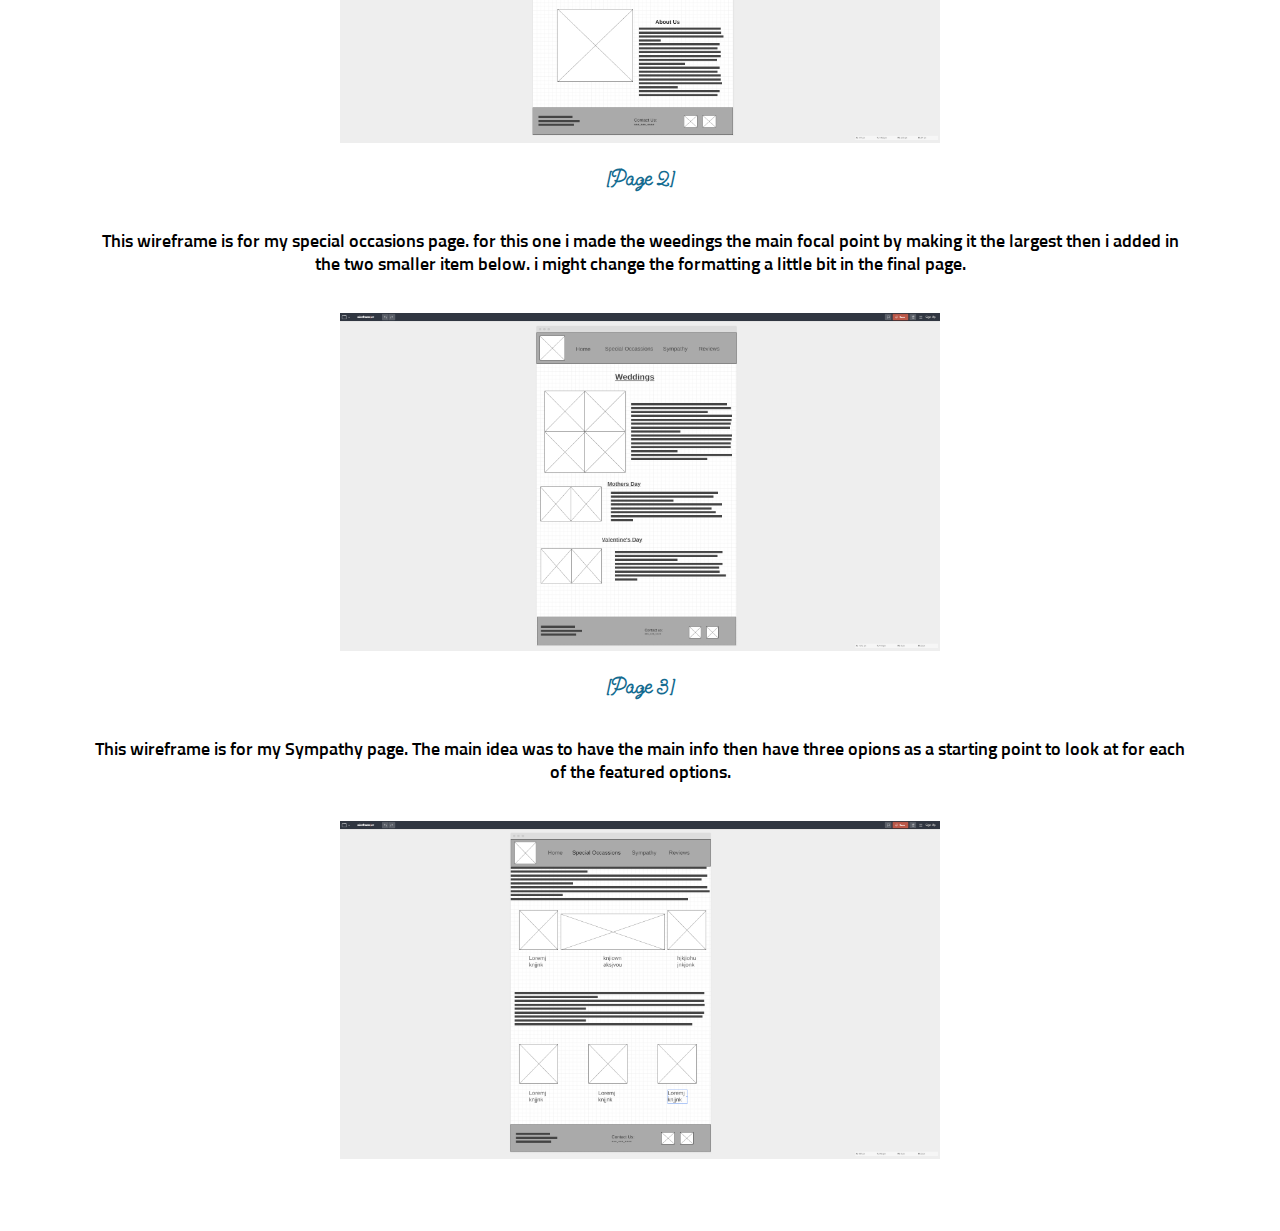
<file: personalsite/site-plan.html>
<!DOCTYPE html>
<html lang="en-us">

<head>
  <meta charset="utf-8">
  <title>Site Plan</title>
  <link type="text/css" rel="stylesheet" href="styles/site-plan.css">
</head>

<body>
  <header>
    <h1>Petal Pantry Site Plan</h1>
    <h2>Tyler Hulet</h2>
    <h2>WDD 130</h2>
    <!-- In the header above, add the name or your site, your name and class number. For example if you are in section 3 you would put WDD 130.03 -->
  </header>
  <main>

    <!-- ------------------------Steps 2-3------------------------------ -->
    <hr>
    <h2>Overview</h2>
    <h3>Purpose</h3>
    <p>Since my degree is in computer programing, I enjoy programming and building websites. I want to create a website
      that offers easy access to ordering flowers from a local flower shop. No matter where you’re at, whether you’re at
      the office or sitting in rush hour traffic. Think of the last time you bought flowers. Did you go to a flower
      shop, or did you stop at the store? I bet you stopped at the store. That’s where my website would give you the
      chance to have fresh flowers for your loved ones with just a click of a button. </p> <!-- change this -->


    <h3>Audience</h3>
    <p>The target audience include families, couples, and single people. Whether they are in need of wedding or funeral
      flowers. Flowers for an anniversary or birthday. A big dance is coming up or maybe even just some last-minute
      flowers for that date. The website is there to help people that either don’t want to bother going to the flower
      shop or maybe they just don’t have time. With the website being accessible from your computer at work, your laptop
      at home or your mobile devices while sitting in traffic they can have access to fresh flower form anywhere. </p>
    <!-- change this -->

    <hr>
    <h2>Branding</h2>
    <h3>Website Logo</h3>
    <!-- Replace this with some sort of logo for your site.  A logo can be as simple as the name of your site in a nice font :) -->
    <img src="images/logo.png" alt="Logo image">
    <hr>
    <h2>
      Style Guide
    </h2>

    <!-- ------------------------Steps 4-8------------------------------ -->

    <h3>
      Color Palette
    </h3>
    <!--  The colors you choose for a website are one of the most important decisions you will make. Follow the instructions on the activity in iLearn then return and replace the color codes below with the hex color codes (the 6 digit numbers that show at the bottom of each color) for the colors you have chosen below.  You should have at least 2 colors but do not have to fill in all 4 if you do not need them.  -->

    <!-- Copy and paste the URL to your finished palette below Make sure to paste it into both spots -->
    Palette URL: <a href="https://coolors.co/136b90-63a46b-f4abbc-e23961-000000"
      target="_blank">https://coolors.co/136b90-63a46b-f4abbc-e23961-000000</a>


    <table class="colors">
      <tr>
        <th>Primary</th>
        <th>Secondary</th>
        <th>Accent 1</th>
        <th>Accent 2</th>
      </tr>
      <!-- Replace the numbers in the boxes below with your hex color codes. Then switch to the site-plan.css file and change your colors there as well. -->
      <tr>
        <td class="primary">[#136b90]
        <td class="secondary">[#63a46b]</td>
        <td class="accent1">[#f4abbc]</td>
        <td class="accent2">[#e23961]</td>
      </tr>
    </table>

    <!-- ------------------------Step 9------------------------------ -->

    <h3>
      Typography
    </h3>
    <!-- Choose a font for your paragraphs (body copy) and headlines. What font(s) have you chosen? Why did you choose what you did?  Make sure to review the list of web safe fonts at W3Schools.org as a starting point.  Think also about which of your colors above you might use for background and font colors. -->

    <h4>
      Heading Font: Send Flowers
      <!-- change this -->
    </h4>
    <h4>
      Paragraph Font: SunFlower
      <!-- change this -->
    </h4>
    <h3>
      Normal paragraph example
    </h3>
    <p>
      Lorem ipsum dolor sit amet, consectetur adipiscing elit, sed do eiusmod tempor incididunt ut labore et dolore
      magna aliqua. Ut enim ad minim veniam, quis nostrud exercitation ullamco laboris nisi ut aliquip ex ea commodo
      consequat. Duis aute irure dolor in reprehenderit in voluptate velit esse cillum dolore eu fugiat nulla pariatur.
      Excepteur sint occaecat cupidatat non proident, sunt in culpa qui officia deserunt mollit anim id est laborum.
    </p>
    <h3>
      Colored paragraph example
    </h3>
    <p class="colored">
      Lorem ipsum dolor sit amet, consectetur adipiscing elit, sed do eiusmod tempor incididunt ut labore et dolore
      magna aliqua. Ut enim ad minim veniam, quis nostrud exercitation ullamco laboris nisi ut aliquip ex ea commodo
      consequat.
    </p>

    <!-- ------------------------Step 10------------------------------ -->

    <h3>
      Navigation
    </h3>
    <!-- Think about how you want your navigation bar to look. In the site-plan.css file change the colors to your colors to get the look you desire. -->
    <nav>
      <a href="#">Home</a>
      <a href="#">Page2</a>
      <a href="#">Page3</a>
    </nav>
    <hr>
    <h2>
      Site Map
    </h2>
    <div class="sitemap">
      <div class="sm-home">
        Home
      </div>
      <div class="sm-page2">
        Special Occasions
        <!-- change this -->
      </div>
      <div class="sm-page3">
        Sympathy
        <!-- change this -->
      </div>

      <div class="top">
        &nbsp;
      </div>
      <div class="left">
        &nbsp;
      </div>
      <div class="right">
        &nbsp;
      </div>

    </div>

    <!-- --------Content Section -------------- -->
    <hr>
    <h2>
      Content
    </h2>
    <h3>Home page</h3>
    <p>
      <b>For any occasion:</b>
      We understand that life can be crazy sometimes, and flowers are usually only thought of for special occasions.
      That's just not true, they are perfect for any occasion, and they are great for any time of year. Whether that's
      something planned out weeks in advance or something that more last minute. Flowers have the unique ability to
      brighten both people's moods and environment.
      We understand that people have busy lives, that's where we come into play by making ordering flowers online
      easier. We are happy to deliver anywhere in our area with the prices ranging from 5 dollars for local and going up
      the greater the distance.


    </p>
    <p>Images for the Home page</p>
    <img src="images/flowereshop.jpg" alt="image for homepage">
    <img src="images/workbench.jpg" alt="image for homepage">

    </ul>
    <h3>Special Occasions</h3>
    <p>
      <b>Weddings:</b> When it comes to your wedding day it should be one of the most special days of your life. The
      flowers
      should be just as special. Offering a wide of options ranging from boutonnieres and corsages. To the bridal
      bouquet, a throw bouquet, center pieces for the tables and even for the cake. We offer many different flower
      options to make your day special. With prices ranging from the in expensive carnations to the always popular rose.
      Even offering some of more unique options. Let us help make your day even more special.
      When it comes to weddings, we need at least 2 weeks' notice because they require us to special order them so we
      can make sure they are exactly what you need for your special day.

      <b>Mother's Day:</b> Everybody loves their mothers and wants to show their appreciation for them. What better way
      then
      getting them a beautiful bouquet of fresh flowers. Whether that's something simple like a dozen roses in a wrap to
      more complex bouquet. Let us be your choice to for your Mother's Day flowers.

      <b>Valentine's day:</b> Nothing says you love your significant other on Valentine's Day like fresh flowers. No
      matter
      what kind they like we offer it. From lily's, tulips or even roses we have them. Let help make your valentines day
      even more special for the special someone in your life.
      We always have fresh flowers on hand, so no matter how busy you are we always have your back for those last-minute
      flower needs.

    </p>
    <p>Images for the Page 2</p>
    <img src="images/wedding.jpg" alt="image for page">
    <img src="images/mothersday.jpg" alt="image for page">
    <img src="images/feb14.jpg" alt="image for page">

    </ul>
    <h3>Sympathy</h3>
    <p>
      <b>Funeral:</b> it's never an easy when you lose a loved one, but a funeral should be celebration of life. There
      for the
      flowers should be an extension in every aspect. From the casket mount to the easel even down to the smallest
      container. If you have any special items like, their favorite sport, a hobby, maybe even something forms their
      career. Any of these ideas can be incorporated into the arrangements.
      There are also options for smaller arrangements that are great options to send directly to the family to help
      brighten up there day during this difficult time. If there is something specific, you would like to say to the
      family we are happy to add it to the card. Other wise we will add something appropriate to the card.

      <b>Get well soon:</b>
      Being in sick is never a fun experience. That's where our flowers come into play, because whether there in the
      hospital because of a broken bone or something more serious. Or just at home because of the flu or covid-19, there
      day can still be brightened up with some flowers. Options include simple tasteful wraps, small arrangements, large
      arrangements. Some even including a stuffed animal so they can have a companion while they are sick. When it comes
      to get well arrangements the cards that are included. The costumer would provide what is on the card. But we also
      offer the option to add something simple if you don't provide something for the card.

    </p>
    <p>Images for the Page 3</p>
    <img src="images/casketmount.jpg" alt="image for page3">
    <img src="images/Hflowers.jpg" alt="image for page3">

    </ul>
    <hr>
    <h2>
      Wireframes
    </h2>
    <p>
      Create three wireframes for your site. One for each page and list them here</p>

    <h3>Home</h3>
    <p>
      I added in an about us section to add a little bit of a background to who behind the website and business. I have
      a little background color around the mission statment and i insluded a about us section as part of the home page.
    </p>
    <img src="images/homepagewireframe.png" alt="home page wireframe" width="600">

    <h3>[Page 2]</h3>
    <p>
      This wireframe is for my special occasions page. for this one i made the weedings the main focal point by making
      it the largest then i added in the two smaller item below. i might change the formatting a little bit in the final
      page.
    </p>
    
    <img src="images/subpage2-wireframe.png" alt="page 2 wireframe" width="600">

    <h3>[Page 3]</h3>
    <p>
      This wireframe is for my Sympathy page.
      The main idea was to have the main info then have three opions as a
      starting point to look at for each of the featured options.
    </p>
    <img src="images/wireframepage3.png" alt="page 3 wireframe" width="600">
  </main>
</body>

</html>
</file>
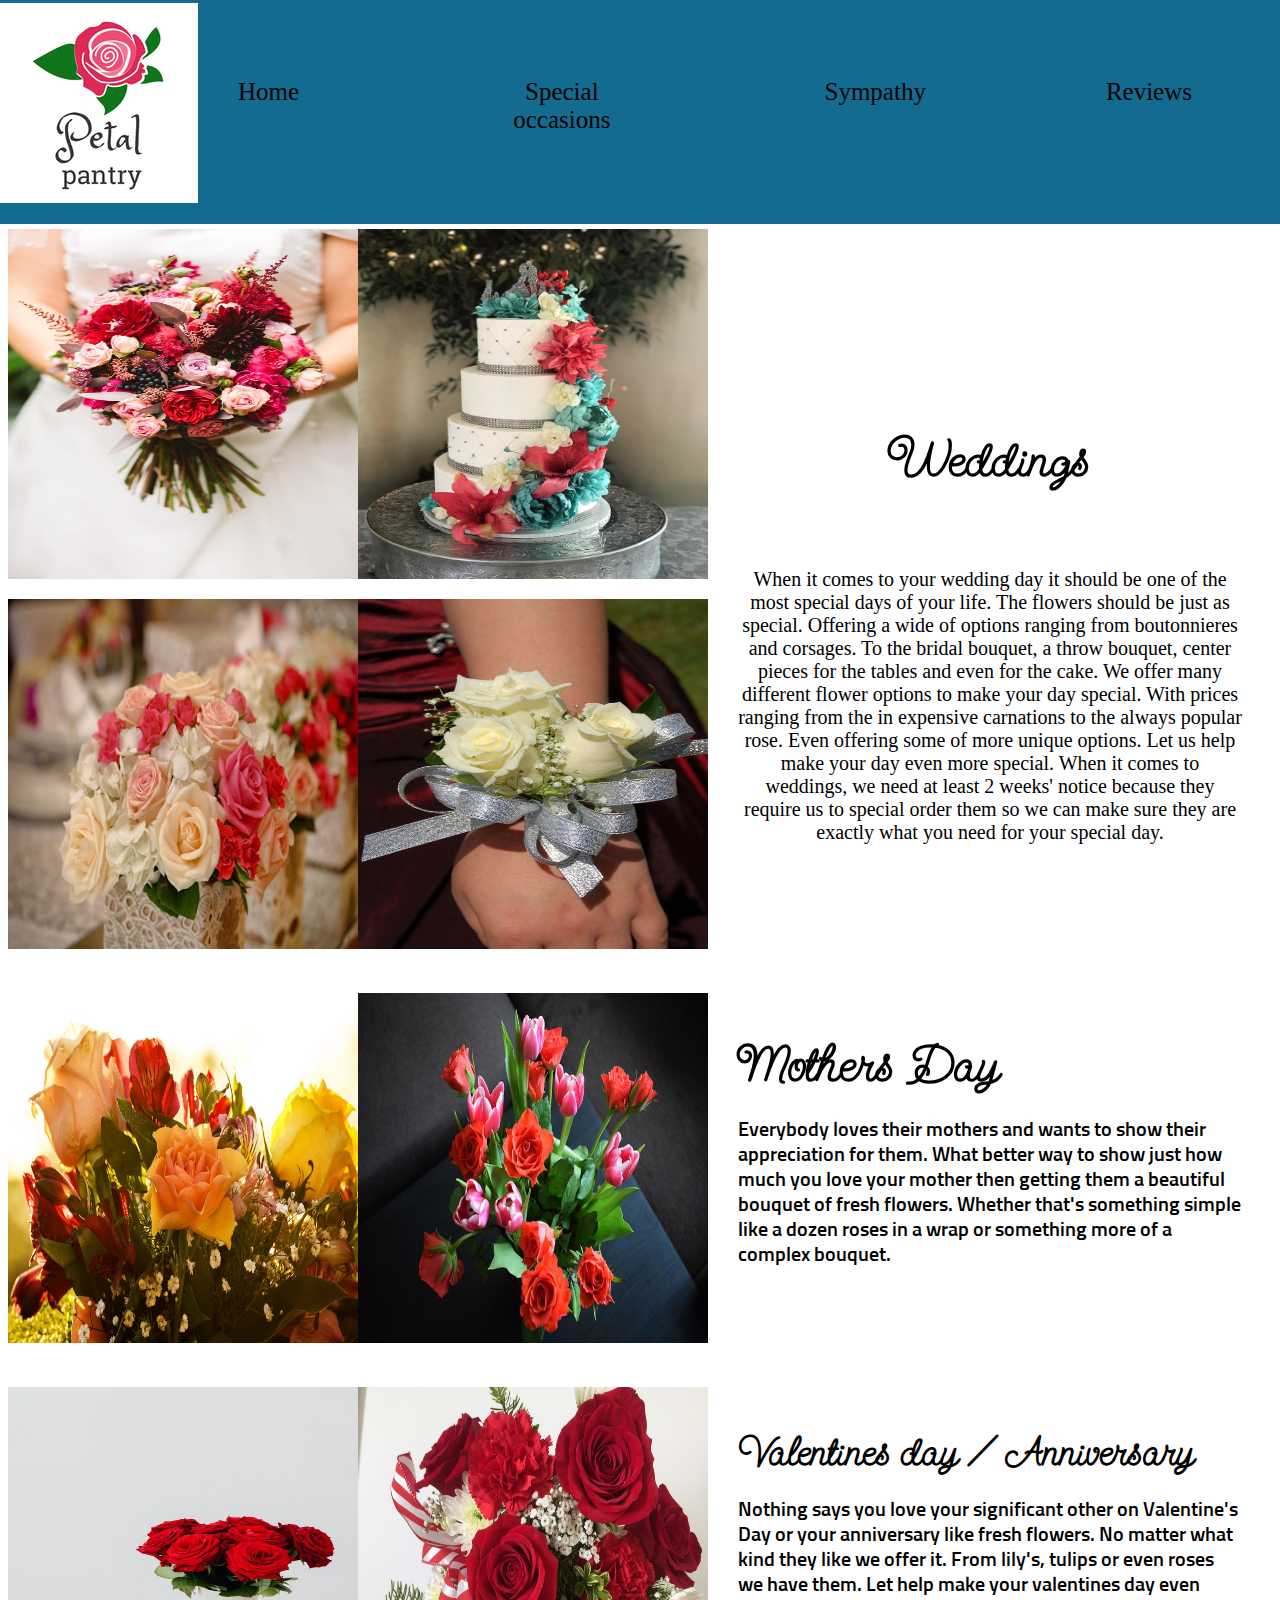
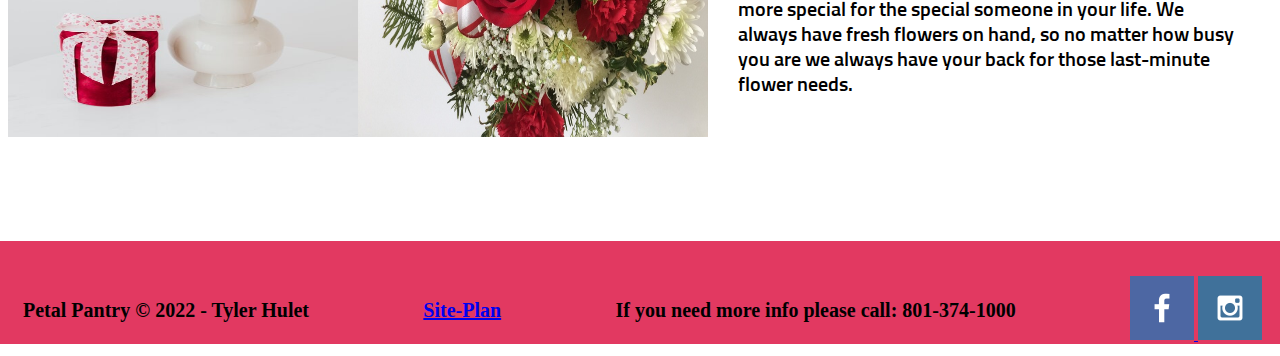
<file: personalsite/special-occasions.html>
<!DOCTYPE html>
<html lang="en">

<head>
    <meta charset="UTF-8">
    <meta http-equiv="X-UA-Compatible" content="IE=edge">
    <meta name="viewport" content="width=device-width, initial-scale=1.0">
    <title>Special Occasions page</title>
    <link rel="stylesheet" href="styles/styles.css">
</head>

<body>
    <header>
        <a id="logo-link" href="index.html">
            <img class="logo" src="images/logo.png" alt="Petal Pantry Logo">
        </a>
        <nav>
            <a href="index.html">Home</a>
            <a href="special-occasions.html">Special occasions</a>
            <a href="sympathy.html">Sympathy</a>
            <a href="review.html">Reviews</a>
        </nav>
    </header>
    <main class="occasion-grid">
        <div id="wedding1">
            <img src="images/wedding.jpg" alt="bride holding flowers">
        </div>
        <div id="wedding2">
            <img src="images/wedding-cake.jpg" alt="wedding cake">
        </div>
        <div id="wedding3">
            <img src="images/center-piece.jpg" alt="center piece flower">
        </div>
        <div id="wedding4">
            <img src="images/hand-corsages.jpg" alt="white rose corsages">
        </div>
        <section class="weddings-info">
            <h6>weddings</h6>
            <P><strong>Weddings</strong></P>
            <p>
                When it comes to your wedding day it should be one of the most special days of your life. The flowers
                should be just as special. Offering a wide of options ranging from boutonnieres and corsages. To the
                bridal bouquet, a throw bouquet, center pieces for the tables and even for the cake. We offer many
                different flower options to make your day special. With prices ranging from the in expensive carnations
                to the always popular rose. Even offering some of more unique options. Let us help make your day even
                more special. When it comes to weddings, we need at least 2 weeks' notice because they require us to
                special order them so we can make sure they are exactly what you need for your special day.
            </p>
        </section>
        <div id="mothers-pic">
            <img src="images/bright-flowers.jpg" alt="bright bouquet">
        </div>
        <div id="mothers-pic1">
            <img src="images/roses.jpg" alt="bunch of roses">
        </div>
        <section class="mothers-info">
            <h6>mothersday</h6>
            <p><strong>Mothers Day</strong></p>
            <p>
                Everybody loves their mothers and wants to show their appreciation for them. What better way to show
                just how much you love your mother then
                getting them a beautiful bouquet of fresh flowers. Whether that's something simple like a dozen roses in
                a wrap or something more of a complex bouquet.
            </p>
        </section>
        <div id="valentine">
            <img src="images/feb14.jpg" alt="valentine gifts">
        </div>
        <div id="anniversary">
            <img src="images/anniversary.jpg" alt="roses">
        </div>
        <section class="feb-info">
            <h6>feb</h6>
            <p><strong>Valentines day / Anniversary</strong></p>
            <p>
                Nothing says you love your significant other on Valentine's Day or your anniversary like fresh flowers.
                No matter what kind
                they like we offer it. From lily's, tulips or even roses we have them. Let help make your valentines day
                even more special for the special someone in your life. We always have fresh flowers on hand, so no
                matter how busy you are we always have your back for those last-minute flower needs.
            </p>
        </section>

    </main>
    <footer>
        <h3>Petal Pantry &copy; 2022 - Tyler Hulet</h3>
        <h3><a href="site-plan.html">Site-Plan</a></h3>
        <h3>If you need more info please call: 801-374-1000</h3>
        <div id="social">
            <a href="https://facebook.com" target="blank">
                <img src="images/facebook.png" alt="facebook icon">
            </a>
            <a href="https://instagram.com" target="blank">
                <img src="images/instagram.png" alt="intagram icon">
            </a>
        </div>
    </footer>
</body>

</html>
</file>
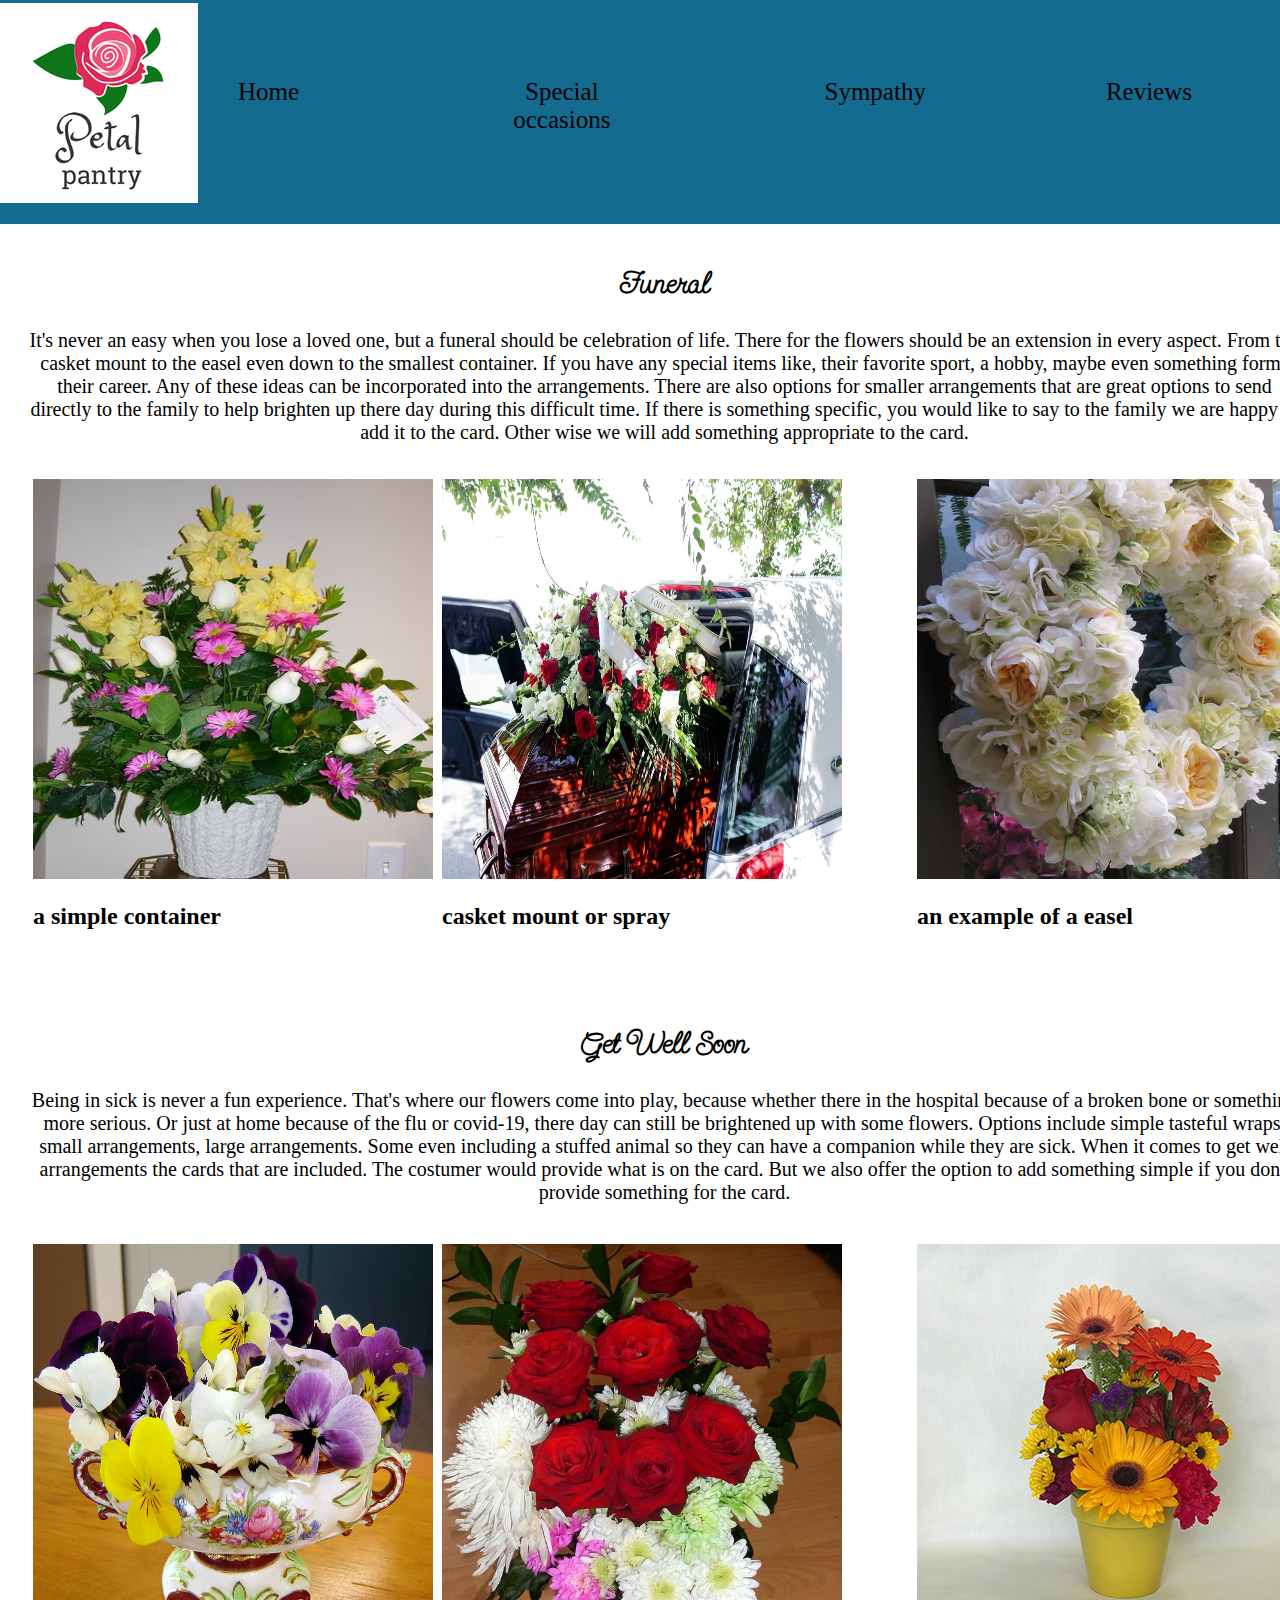
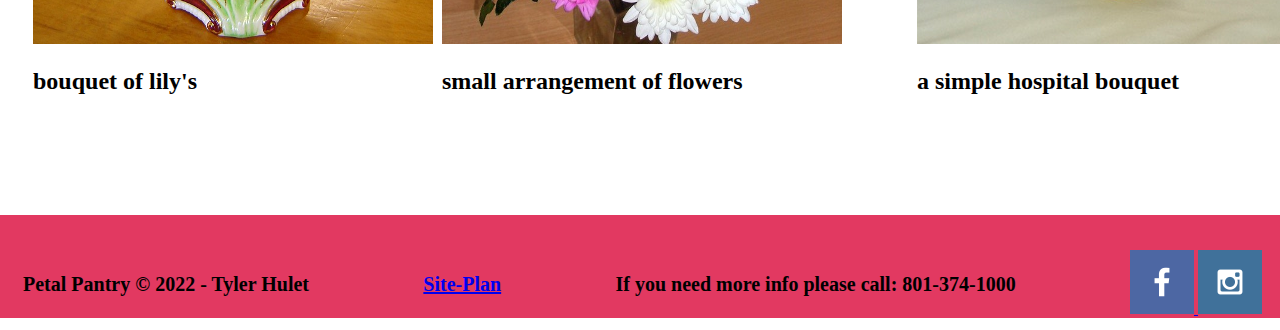
<file: personalsite/sympathy.html>
<!DOCTYPE html>
<html lang="en">

<head>
    <meta charset="UTF-8">
    <meta http-equiv="X-UA-Compatible" content="IE=edge">
    <meta name="viewport" content="width=device-width, initial-scale=1.0">
    <title>Sympathy page</title>
    <link rel="stylesheet" href="styles/styles.css">
</head>

<body>
    <header>
        <a id="logo-link" href="index.html">
            <img class="logo" src="images/logo.png" alt="Petal Pantry Logo">
        </a>
        <nav>
            <a href="index.html">Home</a>
            <a href="special-occasions.html">Special occasions</a>
            <a href="sympathy.html">Sympathy</a>
            <a href="review.html">Reviews</a>
        </nav>
    </header>
    <main class="sympathy-grid">
        <section class="funeral-info">
            <h2>Funeral</h2>
            <p>
                It's never an easy when you lose a loved one, but a funeral should be celebration of life. There for the
                flowers should be an extension in every aspect. From the casket mount to the easel even down to the
                smallest
                container. If you have any special items like, their favorite sport, a hobby, maybe even something forms
                their career. Any of these ideas can be incorporated into the arrangements. There are also options for
                smaller arrangements that are great options to send directly to the family to help brighten up there day
                during this difficult time. If there is something specific, you would like to say to the family we are
                happy
                to add it to the card. Other wise we will add something appropriate to the card.
            </p>
        </section>
        <section class="container">
            <img src="images/containers.jpg" alt="container of flowers">
            <h2>a simple container</h2>
        </section>

        <section class="casket">
            <img src="images/casketmount.jpg" alt="casket mount">
            <h2>casket mount or spray</h2>
        </section>

        <section class="easel">
            <img src="images/funeral-easel.jpg" alt="simple easel">
            <h2>an example of a easel</h2>
        </section>

        <section class="getwell-info">
            <h2>Get Well Soon</h2>
            <p>
                Being in sick is never a fun experience. That's where our flowers come into play, because whether there
                in the
                hospital because of a broken bone or something more serious. Or just at home because of the flu or
                covid-19, there
                day can still be brightened up with some flowers. Options include simple tasteful wraps, small
                arrangements, large
                arrangements. Some even including a stuffed animal so they can have a companion while they are sick.
                When it comes
                to get well arrangements the cards that are included. The costumer would provide what is on the card.
                But we also
                offer the option to add something simple if you don't provide something for the card.
            </p>

        </section>
        <section class="bright">
            <img src="images/h-flowers.jpg" alt="bright flowrs">
            <h2>bouquet of lily's</h2>
        </section>
        <section class="get-well">
            <img src="images/getwell.jpg" alt="get well flowrs">
            <h2>small arrangement of flowers</h2>
        </section>
        <section class="hospital">
            <img src="images/hospital-flowers.jpg" alt="hospital flowers">
            <h2>a simple hospital bouquet</h2>
        </section>
    </main>
    <footer>
        <h3>Petal Pantry &copy; 2022 - Tyler Hulet</h3>
        <h3><a href="site-plan.html">Site-Plan</a></h3>
        <h3>If you need more info please call: 801-374-1000</h3>
        <div id="social">
            <a href="https://facebook.com" target="blank">
                <img src="images/facebook.png" alt="facebook icon">
            </a>
            <a href="https://instagram.com" target="blank">
                <img src="images/instagram.png" alt="intagram icon">
            </a>
        </div>
    </footer>
</body>

</html>
</file>
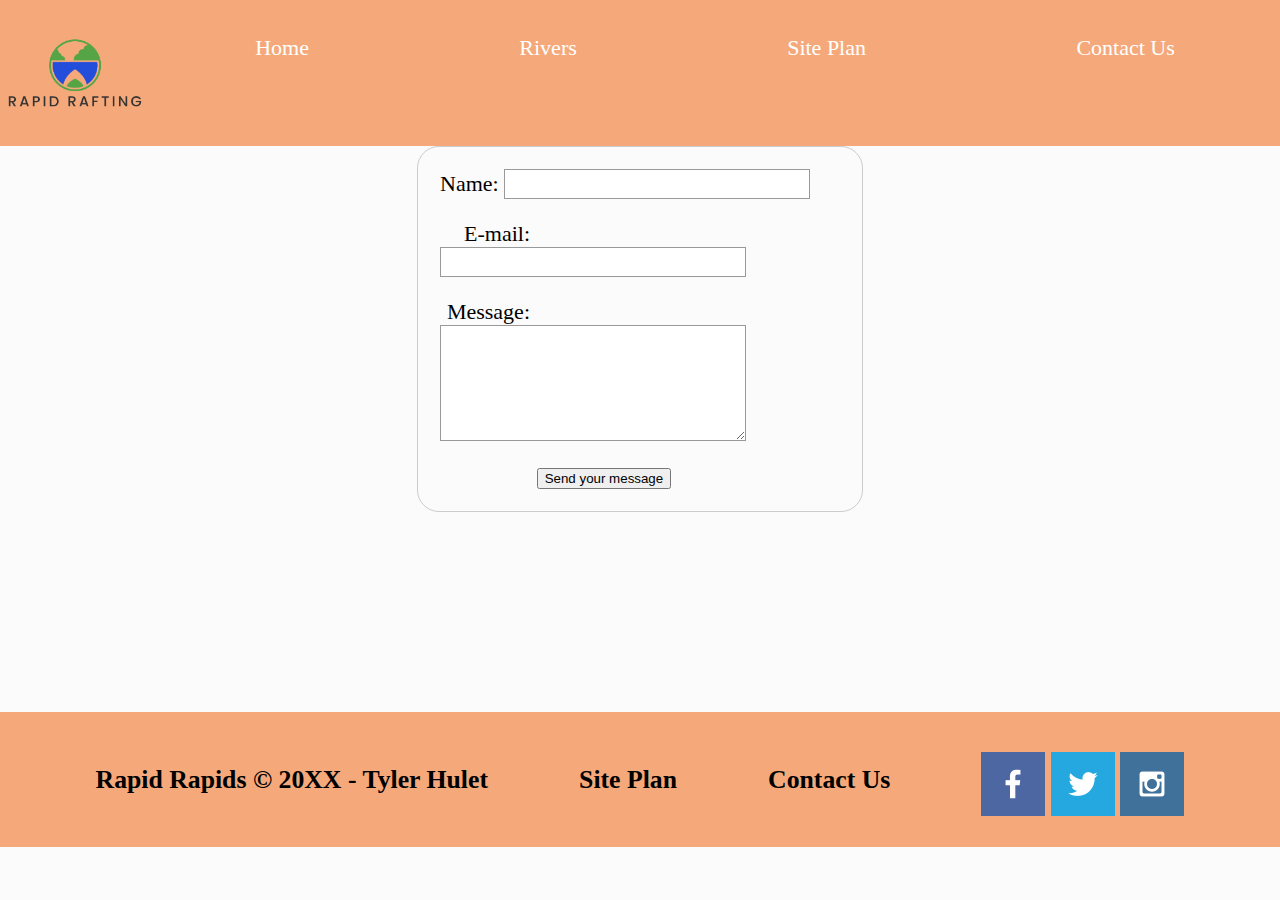
<file: wwr/contactus.html>
<!DOCTYPE html>
<html lang="en">

<head>
    <meta charset="UTF-8">
    <meta http-equiv="X-UA-Compatible" content="IE=edge">
    <meta name="viewport" content="width=device-width, initial-scale=1.0">
    <title>Contact-Us</title>
    <link rel="stylesheet" href="styles/styles.css">
    <style>
        form {
            margin: 0 auto;
            width: 400px;
            padding: 1em;
            border: 1px solid #ccc;
            border-radius: 1em;
        }

        ul {
            list-style: none;
            padding: 0;
            margin: 0;
        }

        form li+li {
            margin-top: 1em;
        }

        label {
            display: inline-block;
            width: 90px;
            text-align: right;
        }

        input,
        textarea {
            font: 1em sans-serf;
            width: 300px;
            border: 1px solid #999
        }

        input:focus,
        textarea:focus {
            border-color: #000;
        }

        textarea {
            vertical-align: top;
            height: 5em;
        }

        .button {
            padding-left: 90px;
        }

        button {
            margin-left: .5em;
        }

        #feedback {
            background-color: antiquewhite;
            position: absolute;
            top: 0;
            left: 0;
            right: 0;
            padding: .5em;
            display: none;
        }

        .moveDown {
            margin-top: 3em;
        }
    </style>
</head>

<body>
    <div id="content">
        <header>
            <a id="logo_link" href="index.html">
                <img class="logo" src="images/RR-Logo.png" width="135" alt="Rapid Rafting Logo">
            </a>
            <nav>
                <a href="index.html">Home</a>
                <a href="rivers.html">Rivers</a>
                <a href="site-plan-rafting.html">Site Plan</a>
                <a href="contactus.html">Contact Us</a>
            </nav>
        </header>
        <main>
            <div id="feedback"></div>
            <form action="/my-handling-form-page" method="post">
                <ul>
                    <li>
                        <laber for="name">Name:</laber>
                        <input type="text" id="name" name="user_name">
                    </li>
                    <li>
                        <label for="mail">E-mail:</label>
                        <input type="email" id="mail" name="user_email">
                    </li>
                    <li>
                        <label for="msg">Message:</label>
                        <textarea id="msg" name="user_messgage"></textarea>
                    </li>
                    <li class="button">
                        <button type="submit">Send your message</button>
                    </li>
                </ul>
            </form>
            <script>
                const feedbackElement = document.getElementById('feedback');
                const formElement = document.forms[0];
                formElement.addEventListener('submit', function (e) {
                    e.preventDefault();
                    feedbackElement.innerHTML = 'Hello ' + formElement.user_name.value +
                        '! Thank you for your message. We will get back with you as soon as possible!';
                    feedbackElement.style.display = "block";
                    document.body.classList.toggle('moveDown');
                });
            </script>
        </main>
        <footer>
            <h3>Rapid Rapids &copy; 20XX - Tyler Hulet</h3>
            <h3><a href="site-plan-rafting.html">Site Plan</a></h3>
            <h3><a href="contactus.html">Contact Us</a></h3>
            <div class="social">
                <a href="https://facebook.com" target="_blank">
                    <img src="images/facebook.png" alt="fb icon">
                </a>
                <a href="https://twitter.com" target="_blank">
                    <img src="images/twitter.png" alt="twitter icon">
                </a>
                <a href="https://instagram.com" target="_blank">
                    <img src="images/instagram.png" alt="instagram icon">
                </a>
            </div>
        </footer>
    </div>
</body>

</html>
</file>
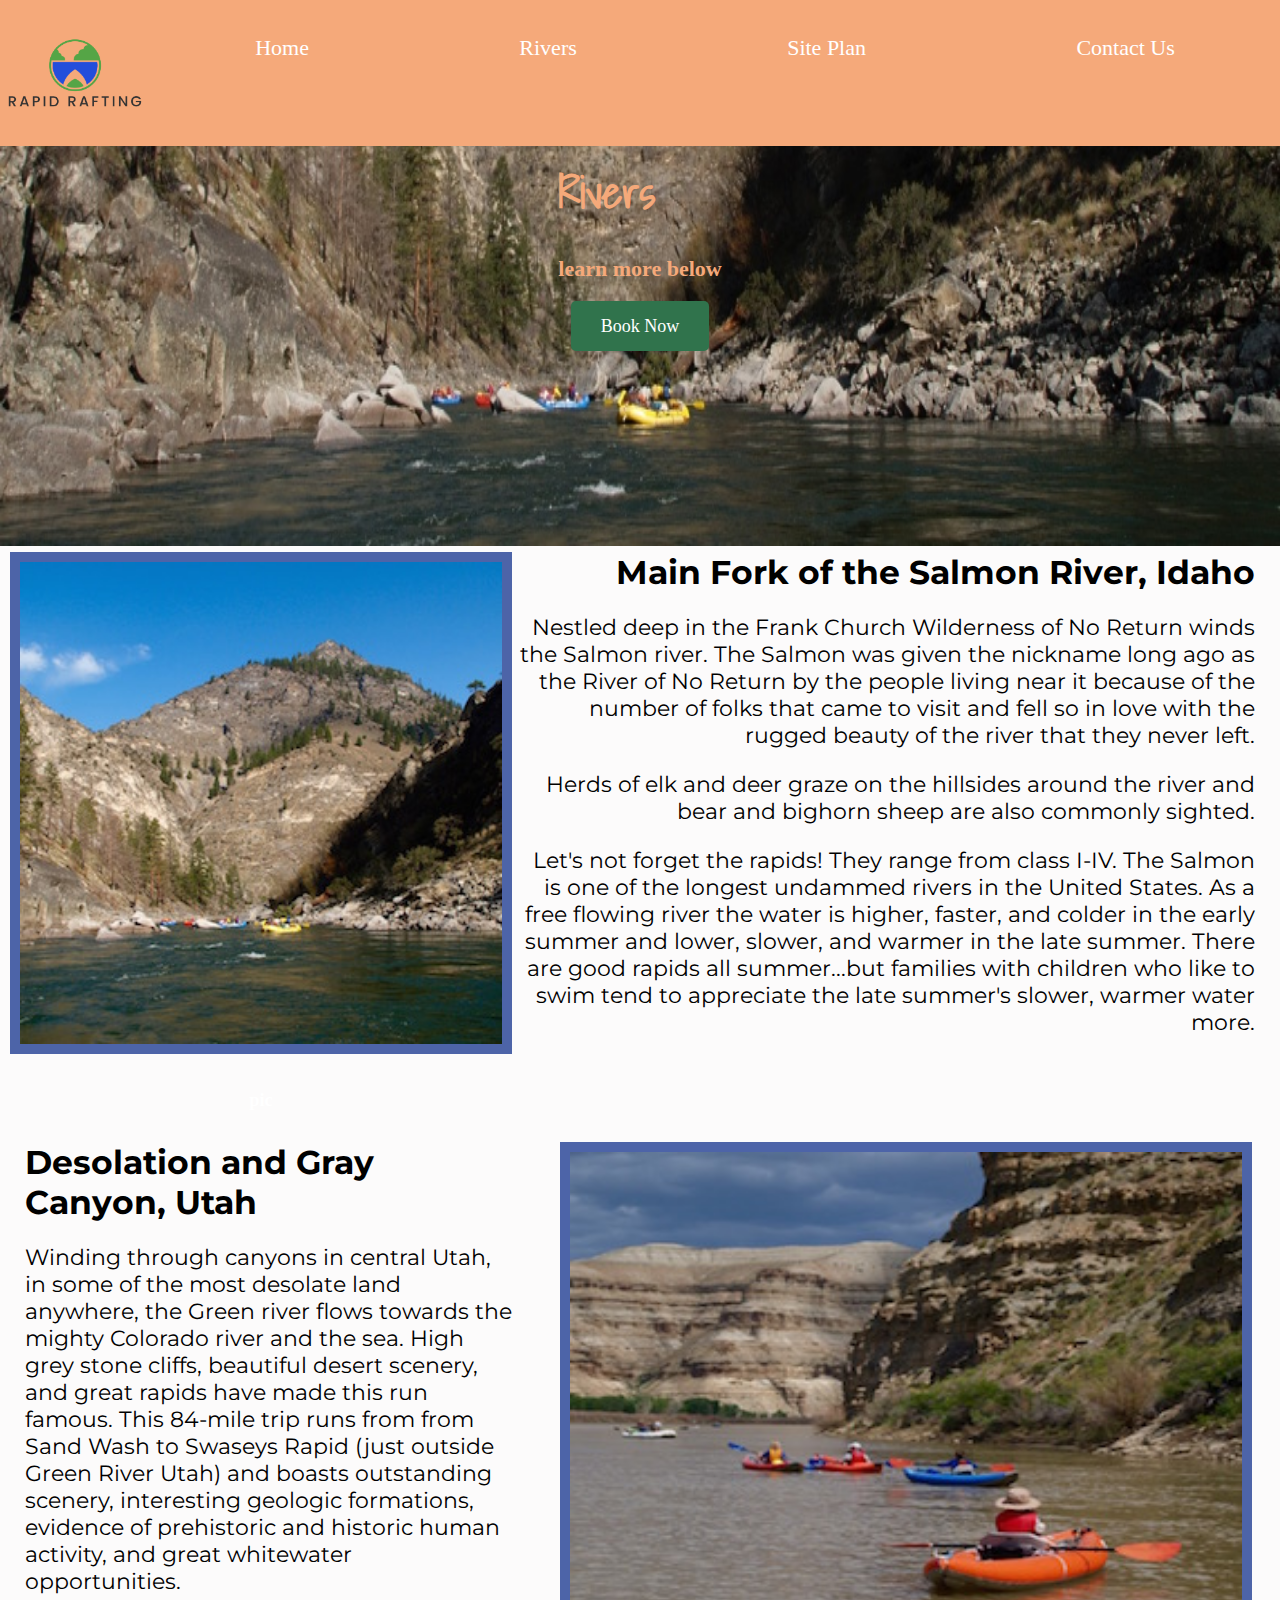
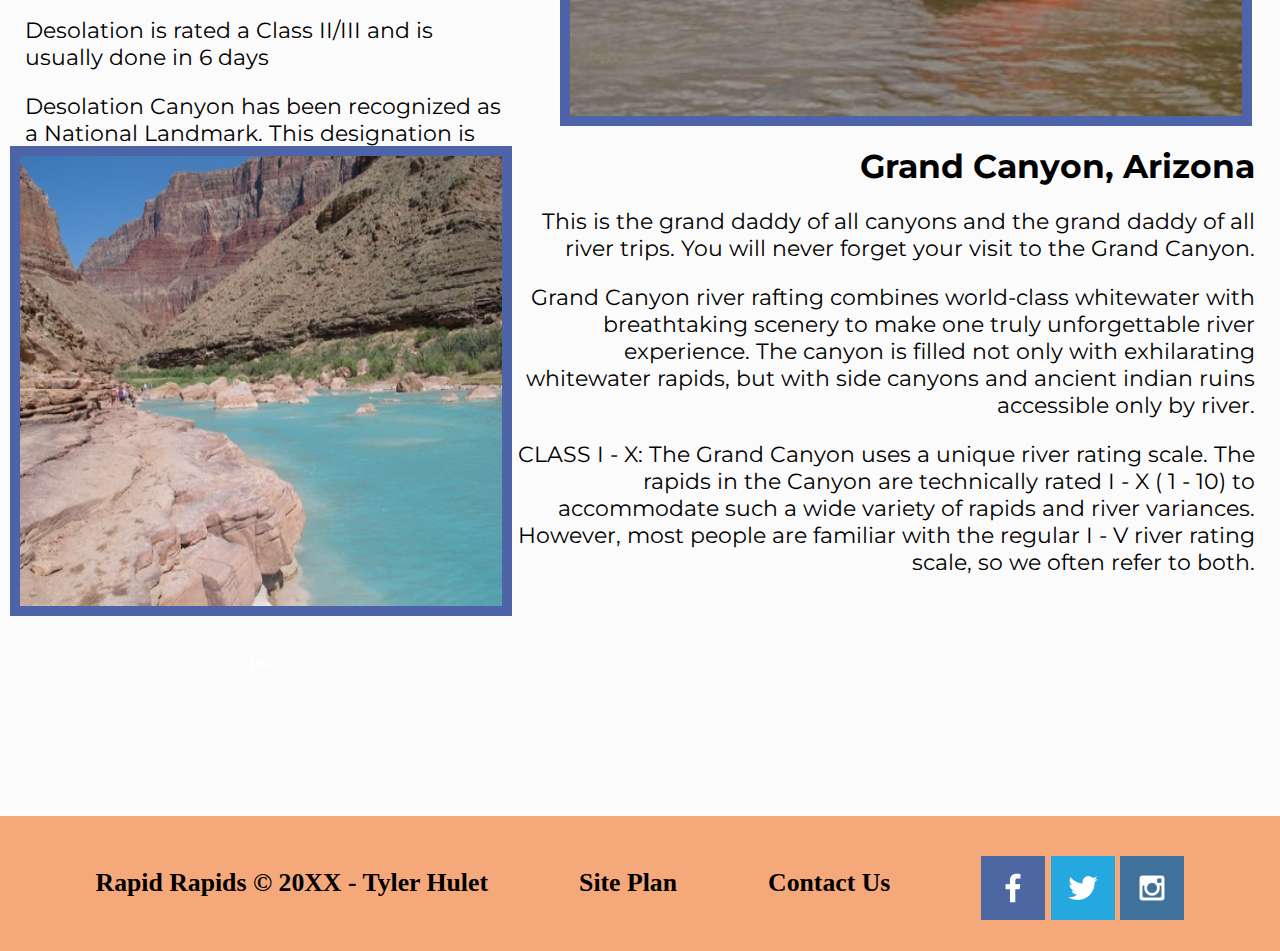
<file: wwr/rivers.html>
<!DOCTYPE html>
<html lang="en">

<head>
    <meta charset="UTF-8">
    <meta http-equiv="X-UA-Compatible" content="IE=edge">
    <meta name="viewport" content="width=device-width, initial-scale=1.0">
    <title>Rivers</title>
    <link rel="stylesheet" href="styles/styles.css">
</head>

<body>
    <div id="content">
        <header>
            <a id="logo_link" href="index.html">
                <img class="logo" src="images/RR-Logo.png" width="135" alt="Rapid Rafting Logo">
            </a>
            <nav>
                <a href="index.html">Home</a>
                <a href="rivers.html">Rivers</a>
                <a href="site-plan-rafting.html">Site Plan</a>
                <a href="contactus.html">Contact Us</a>
            </nav>
        </header>
        <div id="banner">
            <div id="banner-box">
                <img id="banner-img" src="images/rivers-wide.jpg" alt="People enjoying white water rafting">
            </div>
            <section id="banner-msg">
                <h1 class="banner-title">Rivers</h1>
                <h4>learn more below</h4>
                <div class='button-box'>
                    <a class='book' href="rates.html">Book Now</a>
                </div>
            </section>
        </div>
        <main class="river-grid">
            <section class="salmon-pic">
                <img class="salmon-img" src="images/salmon-interest.jpg" alt="Main Fork of the Salmon River">
                <h5>pic</h5>
            </section>
            <section class="salmon-info">
                <h2>Main Fork of the Salmon River, Idaho </h2>
                <p>Nestled deep in the Frank Church Wilderness of No Return winds the Salmon river. The
                    Salmon was given the nickname long ago as the River of No Return by the people living near it
                    because of the number of folks that came to visit and fell so in love with the rugged beauty of the
                    river that they never left.</p>
                <p>
                    Herds of elk and deer graze on the hillsides around the river and bear and bighorn sheep are also
                    commonly sighted.</p>
                <p>Let's not forget the rapids! They range from class I-IV. The Salmon is one of the longest undammed
                    rivers in the United States. As a free flowing river the water is higher, faster, and colder in the
                    early summer and lower, slower, and warmer in the late summer. There are good rapids all
                    summer...but families with children who like to swim tend to appreciate the late summer's slower,
                    warmer water more.</p>

            </section>
            <section class="utah-pic">
                <img class="utah-img" src="images/desolation-interest.jpg" alt="desolation canyon">
                <h5>pic</h5>
            </section>
            <section class="utah-info">
                <h2>Desolation and Gray Canyon, Utah</h2>
                <p>
                    Winding through canyons in central Utah, in some of the most desolate land anywhere, the Green river
                    flows towards the mighty Colorado river and the sea. High grey stone cliffs, beautiful desert
                    scenery, and great rapids have made this run famous. This 84-mile trip runs from from Sand Wash to
                    Swaseys Rapid (just outside Green River Utah) and boasts outstanding scenery, interesting geologic
                    formations, evidence of prehistoric and historic human activity, and great whitewater opportunities.
                </p>
                <p>
                    Desolation is rated a Class II/III and is usually done in 6 days
                </p>
                <p>
                    Desolation Canyon has been recognized as a National Landmark. This designation is based on the
                    uniqueness and rich history that the canyon tells.
                </p>
            </section>
            <section class="arizona">
                <img class="arizona-img" src="images/littlecolorado.jpg" alt="colorado through the grand canyon">
                <h5>pic</h5>
            </section>
            <section class="arizona-info">
                <h2>Grand Canyon, Arizona</h2>
                <p>
                    This is the grand daddy of all canyons and the grand daddy of all river trips. You will never forget
                    your visit to the Grand Canyon.
                </p>
                <p>
                    Grand Canyon river rafting combines world-class whitewater with breathtaking scenery to make one
                    truly unforgettable river experience. The canyon is filled not only with exhilarating whitewater
                    rapids, but with side canyons and ancient indian ruins accessible only by river.
                </p>
                <p>
                    CLASS I - X: The Grand Canyon uses a unique river rating scale. The rapids in the Canyon are
                    technically rated I - X ( 1 - 10) to accommodate such a wide variety of rapids and river variances.
                    However, most people are familiar with the regular I - V river rating scale, so we often refer to
                    both.
                </p>
            </section>

        </main>
        <footer>
            <h3>Rapid Rapids &copy; 20XX - Tyler Hulet</h3>
            <h3><a href="site-plan-rafting.html">Site Plan</a></h3>
            <h3><a href="contactus.html">Contact Us</a></h3>
            <div class="social">
                <a href="https://facebook.com" target="_blank">
                    <img src="images/facebook.png" alt="fb icon">
                </a>
                <a href="https://twitter.com" target="_blank">
                    <img src="images/twitter.png" alt="twitter icon">
                </a>
                <a href="https://instagram.com" target="_blank">
                    <img src="images/instagram.png" alt="instagram icon">
                </a>
            </div>
        </footer>
    </div>
</body>

</html>
</file>
<file: personalsite/styles/styles.css>
@import url('https://fonts.googleapis.com/css2?family=Send+Flowers&family=Sunflower&display=swap');

#content {
    max-width: 1700px;
    margin: 0 auto;
}

h1 {
    font-family: 'Send Flowers';
}

header {
    background-color: #136b90;
    display: grid;
    grid-template-columns: 150px auto;
    margin-top: -20px;
    margin-left: -10px;
    margin-right: -10px;
    margin-bottom: -20px;
    text-align: center;
}

.logo {
    margin-top: 15px;
}

#logo_link {
    padding-top: 10px;
    margin-top: -25px;
    height: 10px;
}

nav {
    display: flex;
    justify-content: space-evenly;
}

nav a {
    text-align: center;
    color: black;
    text-decoration: none;
    padding: 90px;
    font-size: 25px;
}

nav a:hover {
    background-color: #f4abbc;
    color: #136b90;
}

#banner {
    margin-right: -50px;
}

#banner-img {
    width: 100%;
    height: 750px;
    margin-left: -8px;
}

.home-grid {
    display: grid;
    grid-template-columns: 1fr 1fr 1fr 1fr;
}

h6 {
    color: #ffffff;
}

.workbench {
    grid-column: 1/2;
    grid-row: 1;
    padding-left: 50px;
}

.workbench-pic {
    width: 700px;
}

.mission {
    grid-column: 1/5;
    grid-row: 1;
    text-align: center;
    margin-left: 550px;
    margin-bottom: -50px;
    padding-right: 20px;
}

.mission p {
    font-size: 35px;
    font-family: 'Sunflower';
    background-color: #f4abbc;
}

.mission h2 {
    font-size: 40px;
    font-family: 'Send Flowers';
}

.bouquet {
    grid-column: 1/2;
    grid-row: 2;
    margin-left: 100px;
}

.bouquet-pic {
    width: 650px;
    height: 700px;
}

.aboutus {
    grid-column: 2/5;
    grid-row: 2;
    text-align: center;
    padding-left: 10px;
    padding-right: 30px;
    margin-top: 50px;
}

.aboutus h2 {
    font-size: 40px;
    font-family: 'Send Flowers';
}

.aboutus p {
    font-size: 30px;
    font-family: 'Sunflower';
}

footer {
    background-color: #e23961;
    margin-top: 100px;
    display: flex;
    justify-content: space-between;
    align-items: center;
    padding-top: 35px;
    padding-left: 25px;
    padding-right: 35px;
    margin-left: -10px;
    margin-right: -25px;
    margin-bottom: -25px;
    text-align: center;
}

footer h3 {
    font-size: 20px;
}

/* css for my simple component*/
.card {
    box-shadow: 0 4px 8px 0 rgba(0, 0, 0, 0.2);
    max-width: 300px;
    margin: auto;
    text-align: center;
    grid-column: 2/5;
    grid-row: 1;
    margin-top: 600px;
}

.title {
    color: #e23961;
    font-size: 18px;
}

button {
    border: none;
    outline: 0;
    display: inline-block;
    padding: 8px;
    color: #e23961;
    background-color: #000;
    text-align: center;
    cursor: pointer;
    width: 100%;
    font-size: 18px;
}

.card a {
    text-decoration: none;
    font-size: 25px;
    color: black;
}

button:hover,
.card a:hover {
    opacity: 0.7;
}

.card h1 {
    color: #136b90;
}

/* css for suppage2 */

.occasion-grid {
    display: grid;
    grid-template-columns: 1fr 1fr 1fr 1fr 1fr;
}



#wedding1 {
    grid-column: 1;
    grid-row: 1;
    padding-top: 25px;
}

#wedding1 img {
    height: 350px;
    width: 350px;
}

#wedding2 {
    grid-column: 2;
    grid-row: 1;
    padding-top: 25px;

}

#wedding2 img {
    height: 350px;
    width: 350px;
}

#wedding3 {
    grid-column: 1;
    grid-row: 1;
    margin-top: 395px;
}

#wedding3 img {
    height: 350px;
    width: 350px;
}

#wedding4 {
    grid-column: 2;
    grid-row: 1;
    margin-top: 395px;
}

#wedding4 img {
    height: 350px;
    width: 350px;
}

.weddings-info {
    grid-column: 3/6;
    grid-row: 1;
    text-align: center;
    font-size: 20px;
    padding-right: 30px;
    padding-left: 30px;
    margin-top: 100px;
}

.weddings-info p strong {
    font-size: 50px;
    text-align: center;
    font-family: 'Send Flowers';
}

.weddings-info p {
    margin-top: 75px;
}

#mothers-pic {
    grid-column: 1;
    grid-row: 3;
    padding-top: 40px;
}

#mothers-pic1 {
    grid-column: 2;
    grid-row: 3;
    padding-top: 40px;
}

#mothers-pic img {
    height: 350px;
    width: 350px;
}

#mothers-pic1 img {
    height: 350px;
    width: 350px;
}

.mothers-info {
    grid-column: 3/6;
    grid-row: 3;
    text-align: left;
    font-size: 20px;
    font-family: 'Sunflower';
    padding-right: 30px;
    padding-left: 30px;
}

.mothers-info p strong {
    font-size: 50px;
    text-align: center;
    font-family: 'Send Flowers';
}

#valentine {
    grid-column: 1;
    grid-row: 5;
    padding-top: 40px;
}

#valentine img {
    height: 350px;
    width: 350px;
}

#anniversary {
    grid-column: 2;
    grid-row: 5;
    padding-top: 40px;
}

#anniversary img {
    height: 350px;
    width: 350px;
}

.feb-info {
    grid-column: 3/6;
    grid-row: 5;
    text-align: left;
    font-size: 20px;
    font-family: 'Sunflower';
    padding-right: 30px;
    padding-left: 30px;
}

.feb-info p strong {
    font-size: 40px;
    text-align: left;
    font-family: 'Send Flowers';
}

/* css for my sympanthy page */
.sympathy-grid {
    display: grid;
    grid-template-columns: 1fr 1fr 1fr 1fr 1fr;
}

.funeral-info {
    grid-column: 1/6;
    grid-row: 1;
    padding-top: 35px;
    padding-left: 20px;
    padding-right: 25px;
    font-size: 20px;
    text-align: center;
}

.funeral-info h2{
    font-family: 'Send Flowers';
}

.container {
    grid-column: 1;
    grid-row: 2;
    padding-left: 25px;
    padding-top: 15px;
}

.container img {
    width: 400px;
    height: 400px;
}

.casket {
    grid-column: 3;
    grid-row: 2;
    padding-right: 75px;
    padding-top: 15px;
}

.casket img {
    width: 400px;
    height: 400px;
}

.easel {
    grid-column: 4;
    grid-row: 2;
    padding-top: 15px;
}

.easel img {
    width: 400px;
    height: 400px;
}

.getwell-info {
    grid-column: 1/6;
    grid-row: 4;
    padding-top: 50px;
    padding-left: 20px;
    padding-right: 25px;
    font-size: 20px;
    text-align: center;
}

.getwell-info h2{
    font-family: 'Send Flowers';
}

.bright {
    grid-column: 1/2;
    grid-row: 6;
    padding-top: 20px;
    padding-left: 25px;
}

.bright img {
    width: 400px;
    height: 400px;
}

.get-well {
    grid-column: 3/4;
    grid-row: 6;
    padding-top: 20px;
    padding-right: 75px;
}

.get-well img {
    width: 400px;
    height: 400px;
}

.hospital {
    grid-column: 4/5;
    grid-row: 6;
    padding-top: 20px;
}

.hospital img {
    width: 400px;
    height: 400px;
}
</file>
<file: wwr/styles/styles.css>
@import url('https://fonts.googleapis.com/css2?family=Montserrat&family=Shadows+Into+Light&display=swap');


#content {
    max-width: 1600px;
    margin: 0 auto;
}

nav a {
    text-align: center;
    color: #ffffff;
    text-decoration: none;
    padding: 35px;
}

#hero-msg h1,
#hero-msg h4 {
    text-align: center;
}

#hero-msg {
    grid-column: 2/3;
    grid-row: 1/2;
    margin-top: 100px;
}

.button-box {
    text-align: center;
}

main section {
    text-align: center;
}

main section img {
    box-sizing: border-box;
}

body {
    background-color: #fcfbfb;
    font-size: 22px;
    margin: 0;
    padding: 0;
}

h2 {
    margin: 0;
}

header {
    background-color: #f5a97a;
    display: grid;
    grid-template-columns: 150px auto;
}

nav {
    display: flex;
    justify-content: space-around;
}

nav a:hover {
    background-color: #30734c;
    color: #ffffff;
}

.book,
.join {
    background-color: #30734c;
    color: #ffffff;
    text-decoration: none;
    font-size: 18px;
    padding: 15px 30px;
    margin-top: 50px;
    border-radius: 5px;
}

.book:hover,
.join:hover {
    background-color: #f5a97a;
    color: black;
}

#background {
    height: 725px;
    background-color: #4d64a8;
    grid-column: 1/11;
    grid-row: 4/9;
}

.msg {
    background-color: #30734c;
    line-height: 1.5em;
    padding: 35px;
    grid-column: 6/10;
    grid-row: 6/7;
    box-shadow: 5px 5px 10px #6f7364;
}

footer {
    background-color: #f5a97a;
    padding: 25px 50px;
    margin-top: 200px;
    display: flex;
    justify-content: space-around;
    align-items: center;
}

.home-title {
    color: #4d64a8;
    font-family: "Shadows Into Light";
    font-size: 2em;
    margin-top: 10px;
}

h4 {
    color: #4d64a8;
}

.msg h2 {
    color: #ffffff;
    font-family: "Shadows Into Light";
}

.msg p {
    color: #ffffff;
    font-size: .8em;
    padding-bottom: 15px;
}

footer h3 {
    color: black;
}

footer a {
    color: black;
    text-decoration: none;
}

footer a:hover {
    color: #ffffff;
}

footer h3 a:hover {
    text-decoration: underline;
}

footer a:hover {
    color: black;
}

.icon {
    width: 80px;
    padding-top: 10px;
}

#hero-img {
    width: 100%;
}

#hero {
    display: grid;
    grid-template-columns: 1fr 3fr 1fr;
    margin-top: -100px;
}

#hero-box {
    grid-column: 1/4;
    grid-row: 1/3;
    z-index: -1;
}

#logo_link {
    padding-top: 5px;
    justify-self: center;
    align-self: center;
}

footer .social img {
    padding-top: 15px;
}

.rivers-card {
    margin: 200px 0;
    grid-column: 2/4;
    grid-row: 2/3;
}

.camping-card {
    margin: 200px 0;
    grid-column: 5/7;
    grid-row: 2/3;
}

.rapids-card {
    margin: 200px 0;
    grid-column: 8/10;
    grid-row: 2/3;
}

.card-img {
    border: 10px solid black;
    width: 100%;
    transition: transform .5s;
    box-shadow: 5px 5px 10px #6f7364;
}

.card-img:hover {
    opacity: .6;
    transform: scale(1.1);
}

.home-grid {
    display: grid;
    grid-template-columns: 1fr 1fr 1fr 1fr 1fr 1fr 1fr 1fr 1fr 1fr;
}

.moutains {
    width: 100%;
    grid-column: 2/7;
    grid-row: 5/8;
    box-shadow: 5px 5px 10px #6f7364;
}

/* css for my river subpage */
h5{
    color: #ffffff;
}
/* this section is for the banner*/

#banner-img {
    width: 100%;
    height: 500px;
}

#banner {
    display: grid;
    grid-template-columns: 1fr 3fr 1fr;
    margin-top: -100px;
    justify-content: center;
    align-content: center;
    justify-items: center;
    align-items: center;
}

#banner-msg {
    grid-column: 2/3;
    grid-row: 1/2;
    margin-top: 100px;
}

#banner-box {
    grid-column: 1/4;
    grid-row: 1/3;
    z-index: -1;
}


#banner-msg h4 {
    color: #f5a97a;
}

.banner-title {
    color:#f5a97a;
    font-family: "Shadows Into Light";
    font-size: 2em;
    margin-top: 10px;
}

/* css for the main section of the subpage */
.river-grid{
    display: grid;
    grid-template-columns:1fr 1fr 1fr 1fr 1fr;
}

.salmon-pic{
grid-column: 1/3;
grid-row: 1;
margin-left: 10px;
}

.salmon-info{
    grid-column: 3/6;
    grid-row: 1;
    text-align: right;
    font-family: "Montserrat";
    margin-right: 25px;
    margin-left: 5px;
}

.salmon-img{
    width: 100%;
    border:  10px solid #4d64a8;
}

.utah-pic{
    grid-column: 3/6;
    grid-row: 3;
}

.utah-img{
    width: 90%;
    height: 75%;
    border: 10px solid #4d64a8;
    margin-right: -20px;
}

.utah-info{
    grid-column: 1/3;
    grid-row: 3;
    text-align: left;
    font-family: "Montserrat";
    margin-left: 25px;
}

.arizona{
    grid-column: 1/3;
    grid-row: 4;
    margin-left: 10px;
    margin-top: -175px;
}

.arizona-img{
    width: 100%;
    height: 100%;
    border: 10px solid #4d64a8;
    
}

.arizona-info{
    grid-column: 3/6;
    grid-row: 4;
    text-align: right;
    font-family: "Montserrat";
    margin-right: 25px;
    margin-top: -175px;
}

@media screen and (max-width: 900px) {

    #hero,
    .home-grid {
        display: block;
        height: auto;
    }

    nav,
    footer {
        flex-direction: column;
    }

    nav a {
        display: block;
        padding: 15px;
    }

    #hero {
        margin-top: 0;
    }

    #hero-msg {
        margin-top: 0;
    }

    #hero-msg h4 {
        display: none;
    }

    .home-title {
        font-size: 25px;
        color: #6f7364;
    }

    .rivers-card,
    .camping-card,
    .rapids-card {
        margin: 50px auto;
        width: 60%;
    }

    #background {
        display: none;
    }

    .mountains,
    .msg {
        width: 80%;
        display: block;
        margin: 0 auto;
    }

    footer {
        margin-top: 25px;
    }
}
</file>
<file: positionstyles.css>
/* CSS - Name: "positionstyles.css" */
/* Activity 1 styles */
.content1 {
  /* This is the parent of the activity 1 boxes. */
  display: grid;
  grid-template-columns: 1fr 1fr;
  justify-items: center;
  grid-gap: 20px;
}

.red1 {
  width: 100%;
  height: 100px;
  background-color: red;
  grid-column: 1/3;

}

.green1 {
  width: 200px;
  height: 200px;
  background-color: green;

}

.yellow1 {
  width: 200px;
  height: 200px;
  background-color: gold;
}

.blue1 {
  width: 100%;
  height: 100px;
  background-color: blue;
  grid-column: 1/3;
}

/* Activity 2 styles */
.content2 {
  /* This is the parent of the activity 2 boxes. */
}

.red2 {
  width: 100px;
  height: 100px;
  background-color: red;
}

.green2 {
  width: 100px;
  height: 100px;
  background-color: green;
  margin-top: -50px;
  margin-left: 50px;
}

.yellow2 {
  width: 100px;
  height: 100px;
  background-color: gold;
  margin-top: -50px;
  margin-left: 100px;
}

.blue2 {
  width: 100px;
  height: 100px;
  background-color: blue;
  margin-top: -50px;
  margin-left: 150px;
}

/* Activity 3 styles */
.content3 {
  /* This is the parent of the activity 3 boxes. */
  display: grid;
  grid-template-columns: 1fr 1fr;
  grid-column-gap: 100px;
}

.red3 {
  width: 100%;
  height: 125px;
  background-color: red;
  grid-column: 1/3;
}

.green3 {
  width: 475px;
  height: 200px;
  background-color: green;

}

.yellow3 {
  width: 475px;
  height: 200px;
  background-color: gold;

}

.blue3 {
  width: 100%;
  height: 125px;
  background-color: blue;
  grid-column: 1/3;
}

/* Activity 4 styles */
.content4 {
  /* This is the parent of the activity 4 boxes. */
  height: 400px;
  display: grid;
  grid-template-columns: 1fr 1fr 1fr;
}

.red4 {
  width: 400px;
  height: 450px;
  background-color: red;
  grid-row: 1;
}

.green4 {
  width: 400px;
  height: 150px;
  background-color: green;
  margin-left: -1px;
  grid-row: 1;
}

.yellow4 {
  width: 400px;
  height: 150px;
  background-color: gold;
  grid-row: 1;
  margin-top: 150px;
  margin-left: -400px;
}

.blue4 {
  width: 400px;
  height: 150px;
  background-color: blue;
  grid-row: 1;
  margin-top: 300px;
  margin-left: -636px;
}

/* Activity 5 styles */
.content5 {
  /* This is the parent of the activity 5 boxes. */
  height: 400px;
}

.red5 {
  width: 100%;
  height: 100px;
  background-color: red;
}

.green5 {
  width: 200px;
  height: 150px;
  background-color: green;
  float:left;
}

.yellow5 {
  width: 100%;
  height: 185px;
  background-color: gold; 
}

.blue5 {
  width: 100%;
  height: 100px;
  background-color: blue;
}

/* Activity 6 styles */
.content6 {
  /* This is the parent of the activity 6 boxes. */
  display:grid;
  grid-template-columns: 100px 100px 100px 100px 100px 100px;

}

.red6 {
  width: 400px;
  height: 200px;
  background-color: red;
  grid-column: 1/3;
  
}

.green6 {
  width: 200px;
  height: 200px;
  background-color: green;
  grid-column: 1/2;
  grid-row: 4;
  z-index: 1;
  margin-top: -100px;
}

.yellow6 {
  width: 200px;
  height: 400px;
  background-color: gold;
  grid-column: 5;
  grid-row: 3/6;
  z-index: 1;
}

.blue6 {
  width: 400px;
  height: 400px;
  background-color: blue;
  grid-column: 2/4;
  grid-row: 3;
  margin-top: -100px;
}


/* Do not make any changes below here */
.activity {
  width: 70%;
  margin: 20px auto;
  font-family: Arial, sans-serif;
  border: 1px solid black;
  padding: 10px;
  clear: both;
  overflow: auto;
}

.hint {
  border: 1px solid grey;
  background: #e0e0e0;
  padding: .5em;
  position: relative;
  margin: 1em 0;
}

.hint h3 {
  margin: 0;
}

.hint:hover {
  background: #d0d0d0;
}

.hint>div {
  display: none;
}

.hint input[type=checkbox] {
  position: absolute;
  width: 100%;
  height: 100%;
  opacity: 0;
  z-index: 1;
  cursor: pointer;
}

.hint input[type=checkbox]:checked~div {
  display: block;
}

.hint i {
  position: absolute;
  transform: translate(-6px, 0);
  margin-top: 16px;
  right: 10px;
  top: -3px;
}

.hint i:before,
.hint i:after {
  content: "";
  position: absolute;
  background-color: black;
  width: 3px;
  height: 9px;
}

.hint i:before {
  transform: translate(2px, 0) rotate(45deg);
}

.hint i:after {
  transform: translate(-2px, 0) rotate(-45deg);
}

.hint input[type=checkbox]:checked~i:before {
  transform: translate(-2px, 0) rotate(45deg);
}

.hint input[type=checkbox]:checked~i:after {
  transform: translate(2px, 0) rotate(-45deg);
}

.hint a {
  position: relative;
  z-index: 1;
}
</file>
<file: personalsite/styles/site-plan.css>
/* if you are using any Google fonts change the font names below to your fonts. 
Any spaces in your font name should be replaced with a +. 
Fonts are separated by a | */
@import url('https://fonts.googleapis.com/css2?family=Send+Flowers&family=Sunflower&display=swap');

:root {
  /* change the values below to your colors from your palette */
  --primary-color: #136b90  ;
  --secondary-color: #63a46b ;
  --accent1-color: #f4abbc;
  --accent2-color: #e23961;

  /* change the values below to your chosen font(s) */
  --heading-font: "Send Flowers", cursive;
  --paragraph-font: 'Sunflower', sans-serif;

  /* these colors below should be chosen from among your palette colors above */
  --headline-color-on-white: #136b90;  /* headlines on a white background */ 
  --headline-color-on-color: #000000; /* headlines on a colored background */ 
  --paragraph-color-on-white: #136b90; /* paragraph text on a white background */ 
  --paragraph-color-on-color: black; /* paragraph text on a colored background */ 
  --paragraph-background-color: #63a46b  ;
  --nav-link-color: #000000;
  --nav-background-color: #e23961;
  --nav-hover-link-color: #000000;
  --nav-hover-background-color: #f4abbc;
}


/*  Look around below...but DON'T CHANGE ANYTHING! */

body {
  max-width: 1200px;
  margin: 0 auto;
  padding: 4em;
  font-size: 18px;
  text-align: center;
}
img {
  display: block;
  margin: 0 auto;
}
h1, h2, h3, h4, h5, h6 {
  font-family: var(--heading-font);
  color: var(--headline-color-on-white);
}
h2 {
  text-align: center;
}
hr {
  height: 3px;
  margin: 35px 0;
  background: var(--accent1-color);
}
header {
  padding: 1em;
  text-align: center;
  color: var(--paragraph-color-on-color);
  background-color: var(--paragraph-background-color);
}
header > h1, header > h2 {
  color: var(--headline-color-on-color);
}

p {
  font-family: var(--paragraph-font);
  color: var(--paragraph-color);
  padding: 1em;
}
.colors {
  width: 100%;
  min-width: 350px;
  margin: 30px auto;
  text-align: center;
}
.colors th {
  background-color: #999;
}
.colors td{
  width: 25%;
  height: 3em;
}

.primary {
  background-color: var(--primary-color);
}
.secondary {
  background-color: var(--secondary-color);
}
.accent1 {
  background-color: var(--accent1-color);
}
.accent2{
  background-color: var(--accent2-color);
}

p.colored {
  background-color: var(--paragraph-background-color);
  color: var(--paragraph-color-on-color);
}

nav {
  background-color: var(--nav-background-color);
  line-height: 3em;
  text-align: center;
  font-size: 1.2em;
}
nav  {
  list-style-type: none;
  display: flex;

}
nav a {
  padding:1em;
  min-width: 120px;
  text-decoration: none;
  padding: 10px;

}
nav a:link, nav a:visited {
  color: var(--nav-link-color);
}
nav a:hover {
  color: var(--nav-hover-link-color);
  background-color: var(--nav-hover-background-color);
}

.sitemap {
  display: grid;
  justify-content: center;

  grid-template-columns: repeat(6, 15%);
  grid-template-rows: 3em 1.5em 1.5em 3em;
  grid-template-areas: ". . home home . ."
    ". . . top . ."
    ". left left right right ."
    "page2 page2 . . page3 page3";
}
.sitemap > div {

  text-align: center;

}
.sm-home {
  grid-area: home;
  background-color: #ccc;
  line-height: 3em;
}
.sm-page2 {
  grid-area: page2;
  background-color: #ccc;
  line-height: 3em;
}
.sm-page3 {
  grid-area: page3;
  background-color: #ccc;
  line-height: 3em;
}

.top {
  grid-area: top;
  border-left: 1px solid;
}

.left {
  grid-area: left;
  border-top: 1px solid;
  border-left: 1px solid;
}

.right {
  grid-area: right;
  border-top: 1px solid;
  border-right: 1px solid;
}
</file>
